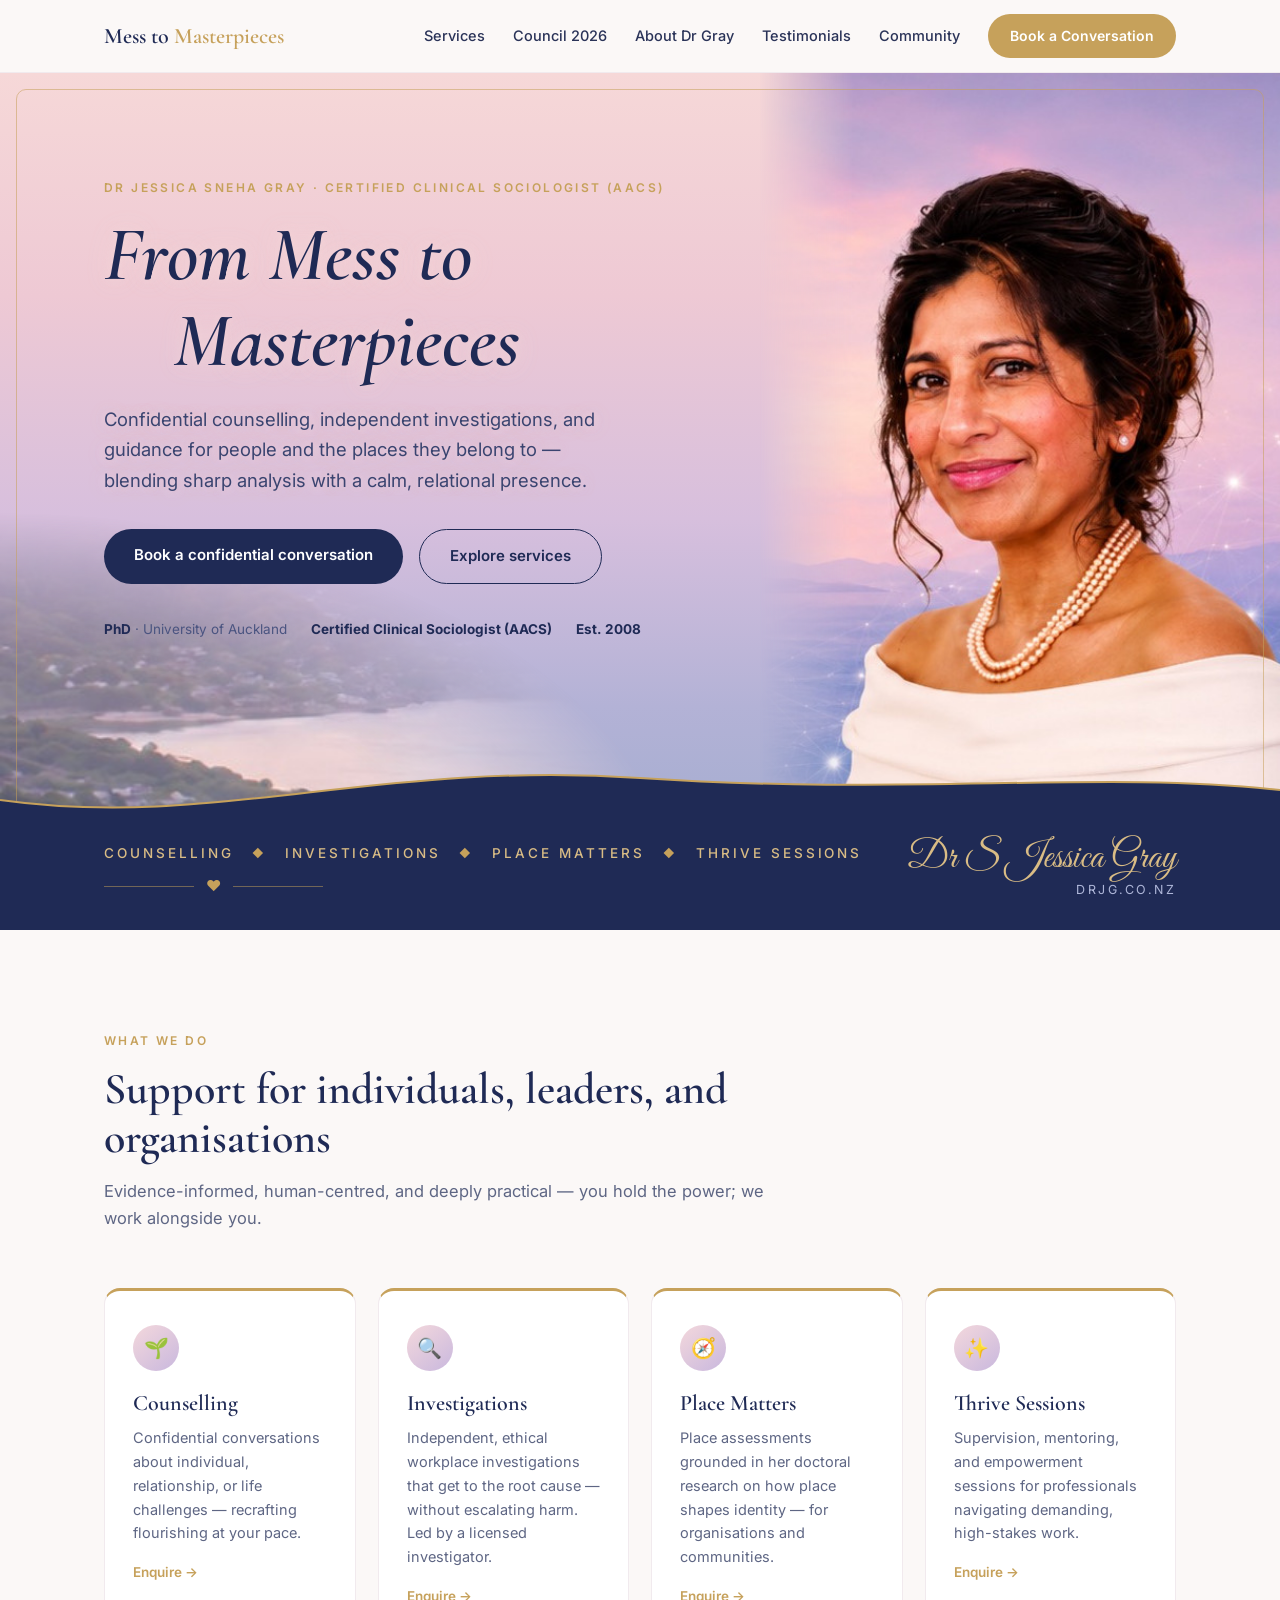
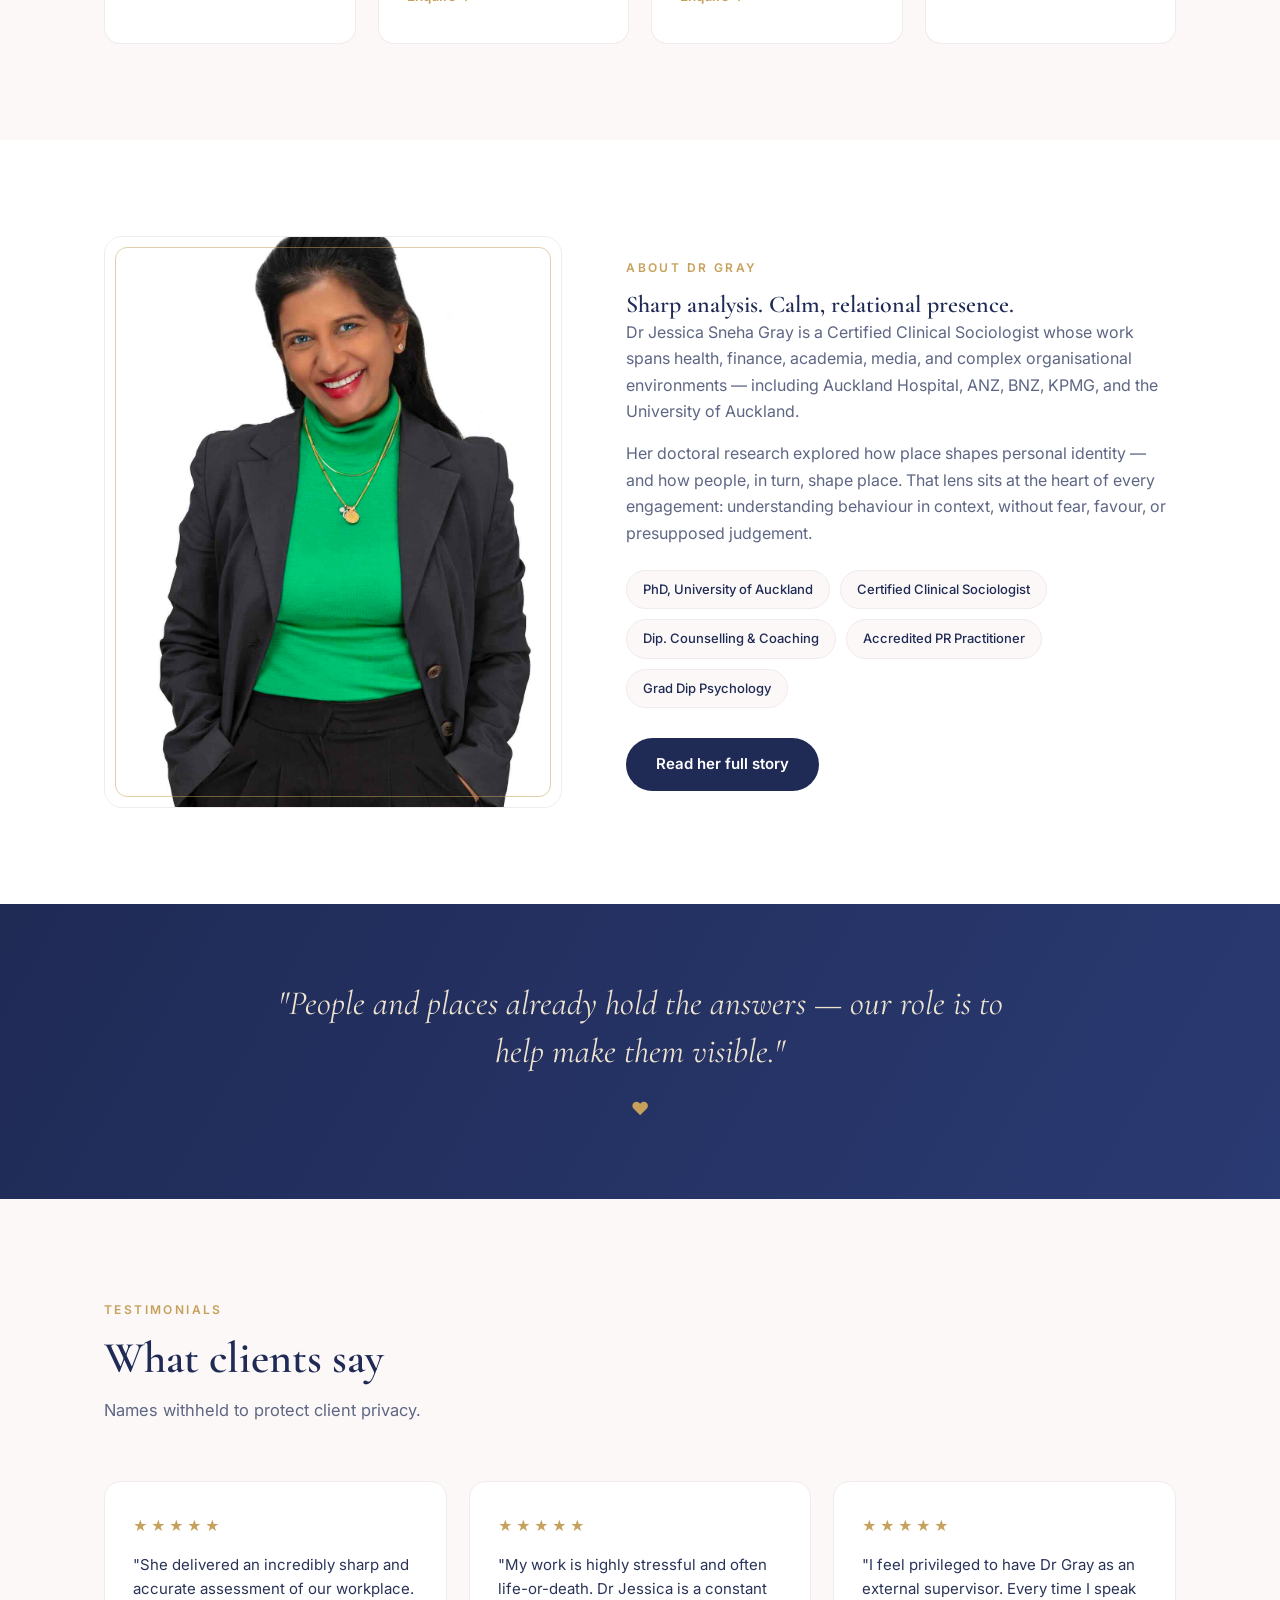
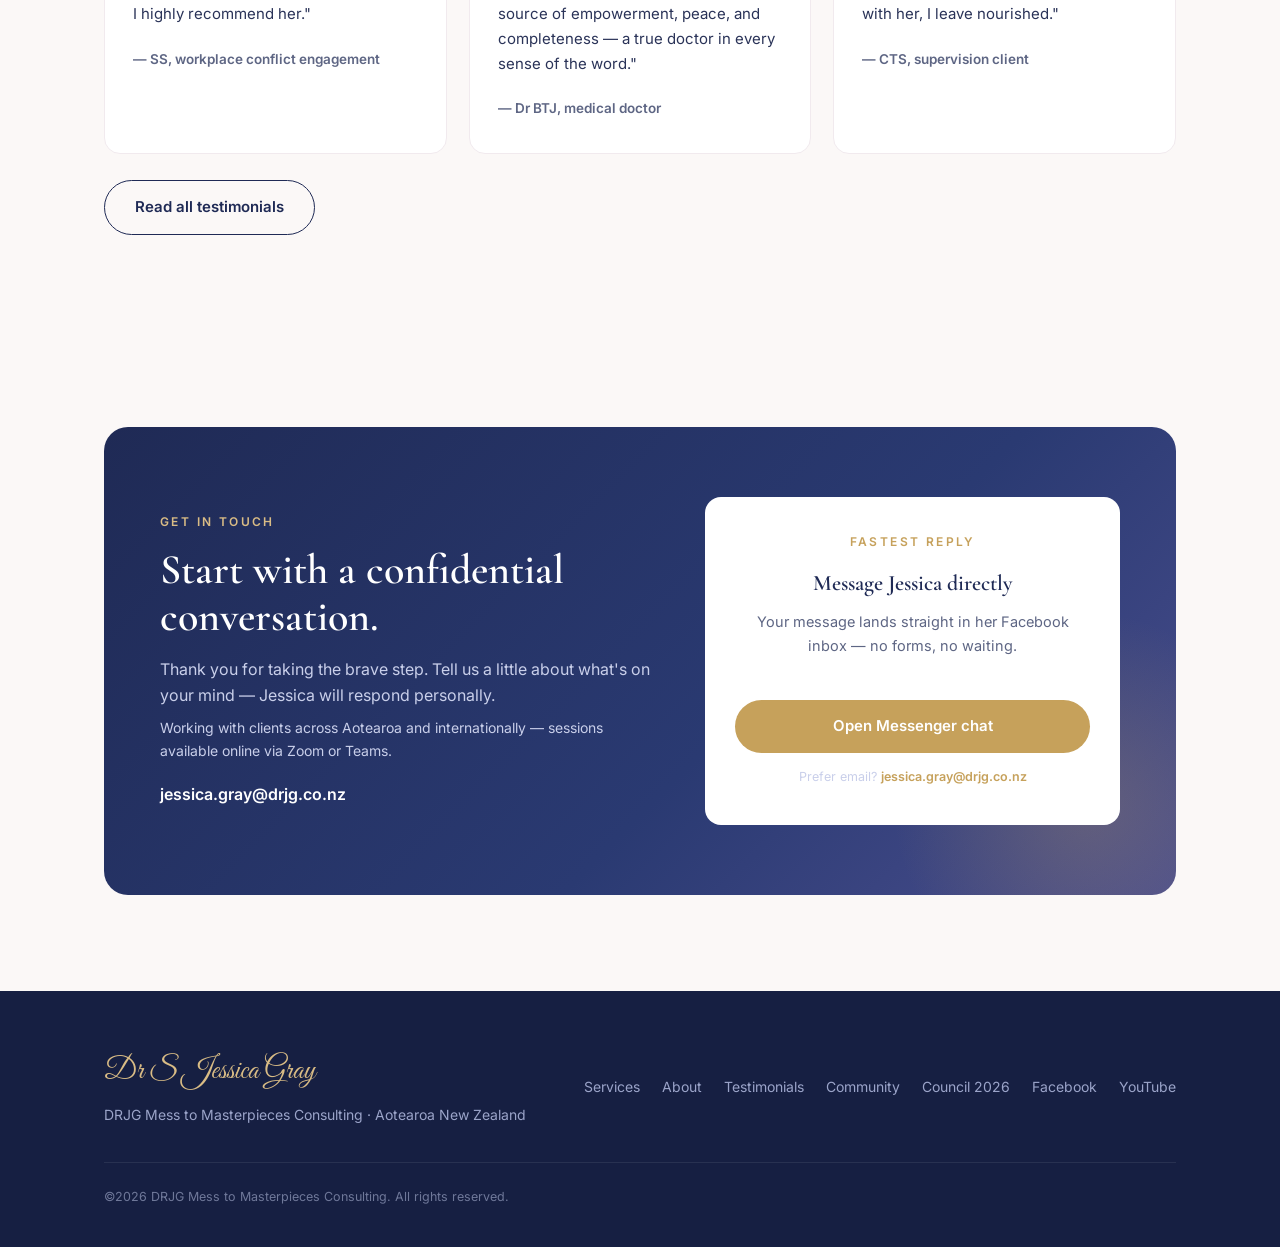
<file: index.html>
<!DOCTYPE html>
<html lang="en">
<head>
<meta charset="UTF-8">
<meta name="viewport" content="width=device-width, initial-scale=1">
<title>Home | Mess to Masterpieces Consulting</title>
<link rel="preconnect" href="https://fonts.googleapis.com">
<link href="https://fonts.googleapis.com/css2?family=Cormorant+Garamond:ital,wght@0,500;0,600;1,500;1,600&family=Great+Vibes&family=Inter:wght@400;500;600&display=swap" rel="stylesheet">
<link rel="stylesheet" href="styles.css">
</head>
<body>


<nav>
  <div class="wrap nav-inner">
    <a class="brand" href="index.html">Mess to <span>Masterpieces</span></a>
    <div class="nav-links">
      <a href="index.html#services">Services</a>
      <a href="council.html">Council 2026</a>
      <a href="about.html">About Dr Gray</a>
      <a href="testimonials.html">Testimonials</a>
      <a href="facebook.html">Community</a>
      <a href="contact.html" class="btn btn-gold">Book a Conversation</a>
    </div>
  </div>
</nav>

<header class="hero" id="top">
  <img class="hero-photo" alt="Dr Jessica Sneha Gray overlooking the coastline"
       src="hero.jpeg" onerror="this.onerror=null;this.src='https://static.wixstatic.com/media/b97ac8_6c691222dd1f4af3afeeedc856a43693~mv2.jpeg/v1/crop/x_915,y_42,w_495,h_815/hero.jpeg';">
  <img class="hero-scape" alt="" aria-hidden="true"
       src="scape.jpeg" onerror="this.onerror=null;this.src='https://static.wixstatic.com/media/b97ac8_4052257cc35f4941aa5996764e3e4240~mv2.jpeg/v1/crop/x_35,y_310,w_915,h_330/scape.jpeg';">
  <div class="gold-frame"></div>
  <div class="wrap">
    <div class="hero-inner">
      <span class="eyebrow">Dr Jessica Sneha Gray · Certified Clinical Sociologist (AACS)</span>
      <h1>From Mess to <span class="line2">Masterpieces</span></h1>
      <p class="lede">Confidential counselling, independent investigations, and guidance for people and the places they belong to — blending sharp analysis with a calm, relational presence.</p>
      <div class="hero-ctas">
        <a class="btn btn-navy" href="contact.html">Book a confidential conversation</a>
        <a class="btn btn-ghost" href="#services">Explore services</a>
      </div>
      <div class="hero-trust">
        <span><b>PhD</b> · University of Auckland</span>
        <span><b>Certified Clinical Sociologist (AACS)</b></span>
        <span><b>Est. 2008</b></span>
      </div>
    </div>
  </div>
  <div class="wave-band">
    <svg viewBox="0 0 1440 64" preserveAspectRatio="none" aria-hidden="true">
      <path d="M0,40 C240,70 420,0 720,18 C1020,36 1240,10 1440,30 L1440,64 L0,64 Z" fill="#1F2A55"/>
      <path d="M0,40 C240,70 420,0 720,18 C1020,36 1240,10 1440,30" fill="none" stroke="#C6A15B" stroke-width="2"/>
    </svg>
    <div class="band-body">
      <div class="wrap band-flex">
        <div>
          <div class="services-strip">
            <span>Counselling</span><span class="dot">◆</span>
            <span>Investigations</span><span class="dot">◆</span>
            <span>Place Matters</span><span class="dot">◆</span>
            <span>Thrive Sessions</span>
          </div>
          <div class="strip-rule"><span class="heart">♥</span></div>
        </div>
        <div class="signature">
          <div class="script">Dr S Jessica Gray</div>
          <div class="site">DRJG.CO.NZ</div>
        </div>
      </div>
    </div>
  </div>
</header>

<section id="services">
  <div class="wrap">
    <div class="sec-head">
      <span class="eyebrow">What we do</span>
      <h2>Support for individuals, leaders, and organisations</h2>
      <p>Evidence-informed, human-centred, and deeply practical — you hold the power; we work alongside you.</p>
    </div>
    <div class="grid-4">
      <div class="card">
        <div class="icon">🌱</div>
        <h3>Counselling</h3>
        <p>Confidential conversations about individual, relationship, or life challenges — recrafting flourishing at your pace.</p>
        <a href="contact.html">Enquire →</a>
      </div>
      <div class="card">
        <div class="icon">🔍</div>
        <h3>Investigations</h3>
        <p>Independent, ethical workplace investigations that get to the root cause — without escalating harm. Led by a licensed investigator.</p>
        <a href="contact.html">Enquire →</a>
      </div>
      <div class="card">
        <div class="icon">🧭</div>
        <h3>Place Matters</h3>
        <p>Place assessments grounded in her doctoral research on how place shapes identity — for organisations and communities.</p>
        <a href="contact.html">Enquire →</a>
      </div>
      <div class="card">
        <div class="icon">✨</div>
        <h3>Thrive Sessions</h3>
        <p>Supervision, mentoring, and empowerment sessions for professionals navigating demanding, high-stakes work.</p>
        <a href="contact.html">Enquire →</a>
      </div>
    </div>
  </div>
</section>

<section class="alt" id="about">
  <div class="wrap about-grid">
    <div class="portrait">
      <img alt="Dr Jessica Sneha Gray"
           src="jessica-studio.jpg" onerror="this.onerror=null;this.src='https://static.wixstatic.com/media/b97ac8_6c691222dd1f4af3afeeedc856a43693~mv2.jpeg/v1/crop/x_950,y_55,w_460,h_575/portrait.jpeg';">
    </div>
    <div>
      <span class="eyebrow">About Dr Gray</span>
      <h2>Sharp analysis. Calm, relational presence.</h2>
      <p>Dr Jessica Sneha Gray is a Certified Clinical Sociologist whose work spans health, finance, academia, media, and complex organisational environments — including Auckland Hospital, ANZ, BNZ, KPMG, and the University of Auckland.</p>
      <p>Her doctoral research explored how place shapes personal identity — and how people, in turn, shape place. That lens sits at the heart of every engagement: understanding behaviour in context, without fear, favour, or presupposed judgement.</p>
      <div class="chips">
        <span class="chip">PhD, University of Auckland</span>
        <span class="chip">Certified Clinical Sociologist</span>
        <span class="chip">Dip. Counselling &amp; Coaching</span>
        <span class="chip">Accredited PR Practitioner</span>
        <span class="chip">Grad Dip Psychology</span>
      </div>
      <a class="btn btn-navy" href="about.html">Read her full story</a>
    </div>
  </div>
</section>

<div class="quote-band">
  <div class="wrap">
    <blockquote>"People and places already hold the answers — our role is to help make them visible."</blockquote>
    <span class="heart">♥</span>
  </div>
</div>

<section id="testimonials">
  <div class="wrap">
    <div class="sec-head">
      <span class="eyebrow">Testimonials</span>
      <h2>What clients say</h2>
      <p>Names withheld to protect client privacy.</p>
    </div>
    <div class="t-grid">
      <div class="t-card">
        <div class="stars">★★★★★</div>
        <p>"She delivered an incredibly sharp and accurate assessment of our workplace. I highly recommend her."</p>
        <cite>— SS, workplace conflict engagement</cite>
      </div>
      <div class="t-card">
        <div class="stars">★★★★★</div>
        <p>"My work is highly stressful and often life-or-death. Dr Jessica is a constant source of empowerment, peace, and completeness — a true doctor in every sense of the word."</p>
        <cite>— Dr BTJ, medical doctor</cite>
      </div>
      <div class="t-card">
        <div class="stars">★★★★★</div>
        <p>"I feel privileged to have Dr Gray as an external supervisor. Every time I speak with her, I leave nourished."</p>
        <cite>— CTS, supervision client</cite>
      </div>
    </div>
    <p style="margin-top:26px"><a class="btn btn-ghost" href="testimonials.html">Read all testimonials</a></p>
  </div>
</section>


<section id="contact">
  <div class="wrap">
    <div class="contact-band">
      <div>
        <span class="eyebrow" style="color:var(--gold-soft)">Get in touch</span>
        <h2>Start with a confidential conversation.</h2>
        <p>Thank you for taking the brave step. Tell us a little about what's on your mind — Jessica will respond personally.</p>
        <p style="font-size:14px;color:#C9CFEA">Working with clients across Aotearoa and internationally — sessions available online via Zoom or Teams.</p>
        <p style="margin-top:18px;font-weight:600;color:#fff">jessica.gray@drjg.co.nz</p>
      </div>
      <div class="mini-form" style="text-align:center">
        <span class="eyebrow">Fastest reply</span>
        <h3 style="font-size:22px;margin:6px 0 14px">Message Jessica directly</h3>
        <p style="font-size:14.5px;color:var(--muted);margin-bottom:22px">Your message lands straight in her Facebook inbox — no forms, no waiting.</p>
        <a class="btn btn-gold" style="width:100%;text-align:center" href="https://m.me/Messtomasterpiecesconsulting" target="_blank" rel="noopener">Open Messenger chat</a>
        <p class="form-note" style="text-align:center">Prefer email? <a href="mailto:jessica.gray@drjg.co.nz" style="color:var(--gold);font-weight:600">jessica.gray@drjg.co.nz</a></p>
      </div>
    </div>
  </div>
</section>

<footer>
  <div class="wrap">
    <div class="f-grid">
      <div>
        <div class="f-script">Dr S Jessica Gray</div>
        <div style="margin-top:6px">DRJG Mess to Masterpieces Consulting · Aotearoa New Zealand</div>
      </div>
      <div class="f-links">
        <a href="index.html#services">Services</a>
        <a href="about.html">About</a>
        <a href="testimonials.html">Testimonials</a>
        <a href="facebook.html">Community</a>
        <a href="council.html">Council 2026</a>
        <a href="https://www.facebook.com/Messtomasterpiecesconsulting">Facebook</a>
        <a href="https://www.youtube.com/@drjessicagray">YouTube</a>
      </div>
    </div>
    <div class="f-bottom">©2026 DRJG Mess to Masterpieces Consulting. All rights reserved.</div>
  </div>
</footer>

</body>
</html>
</file>
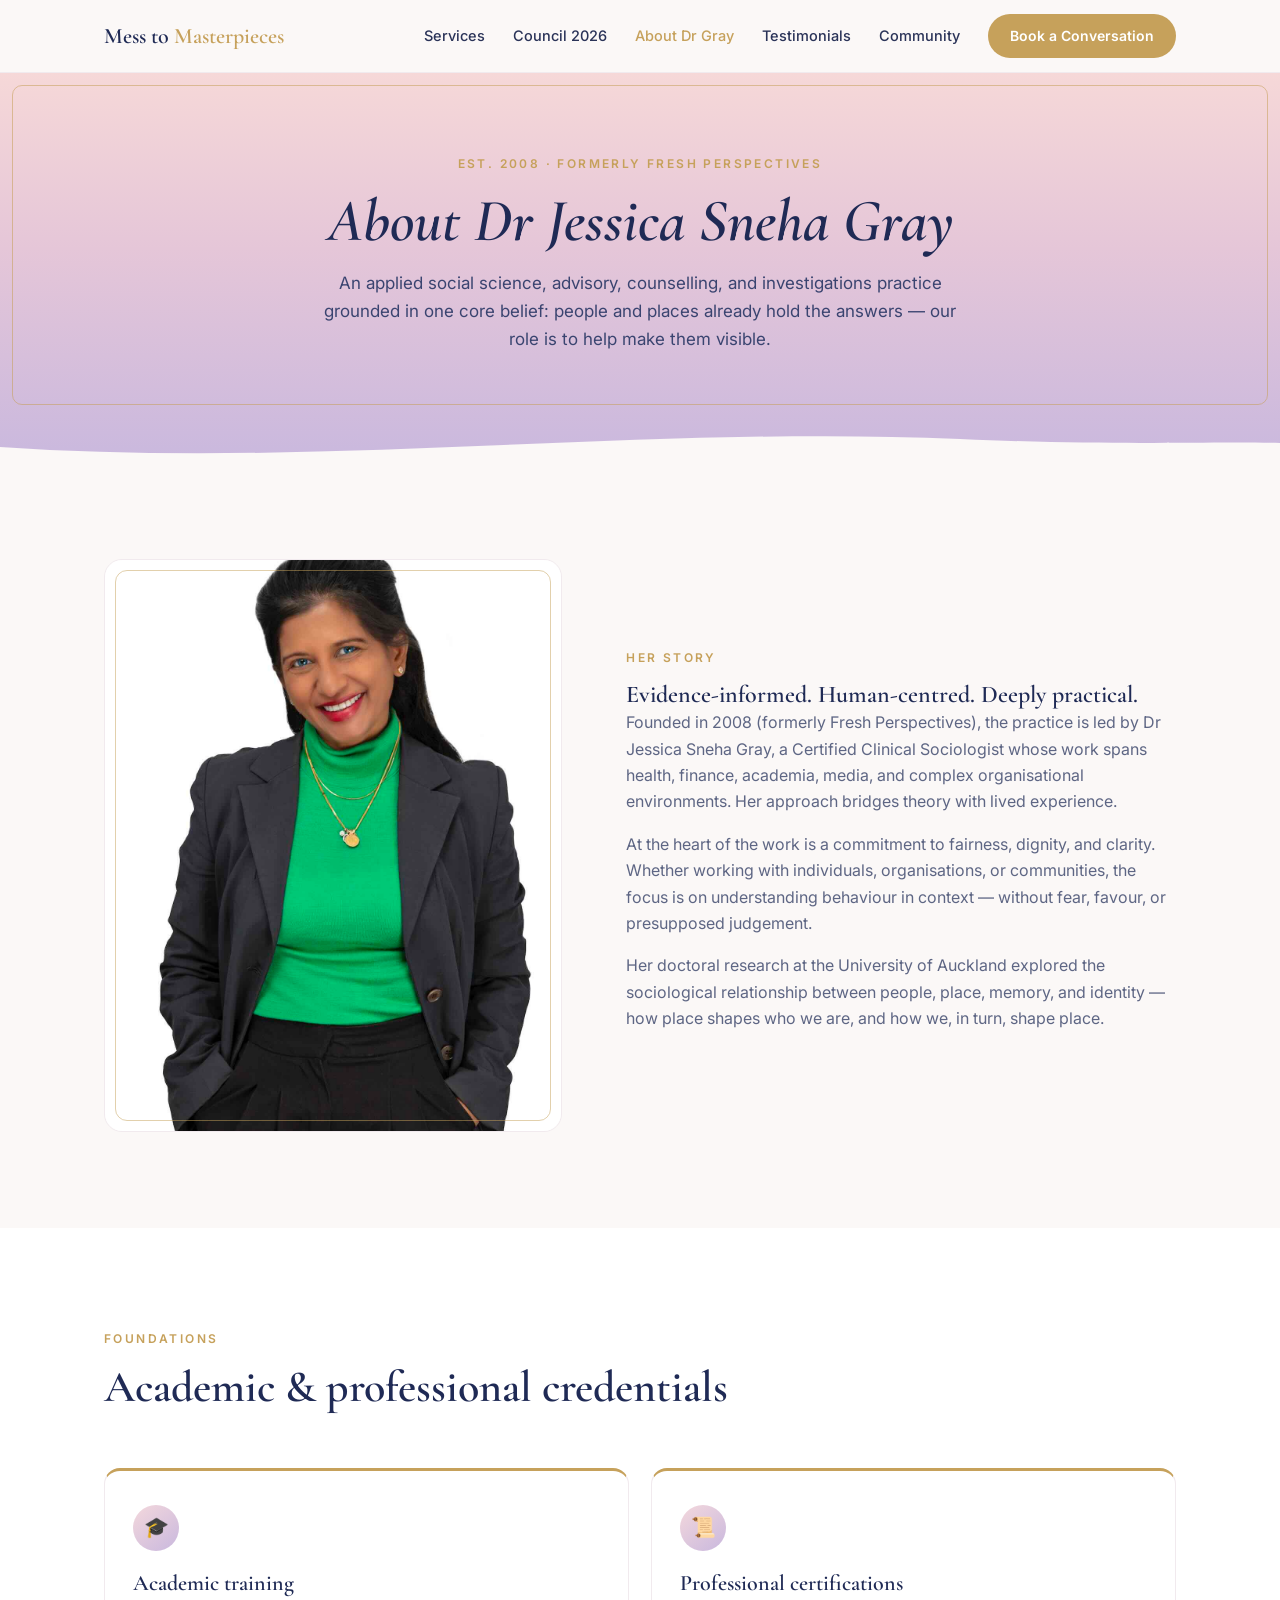
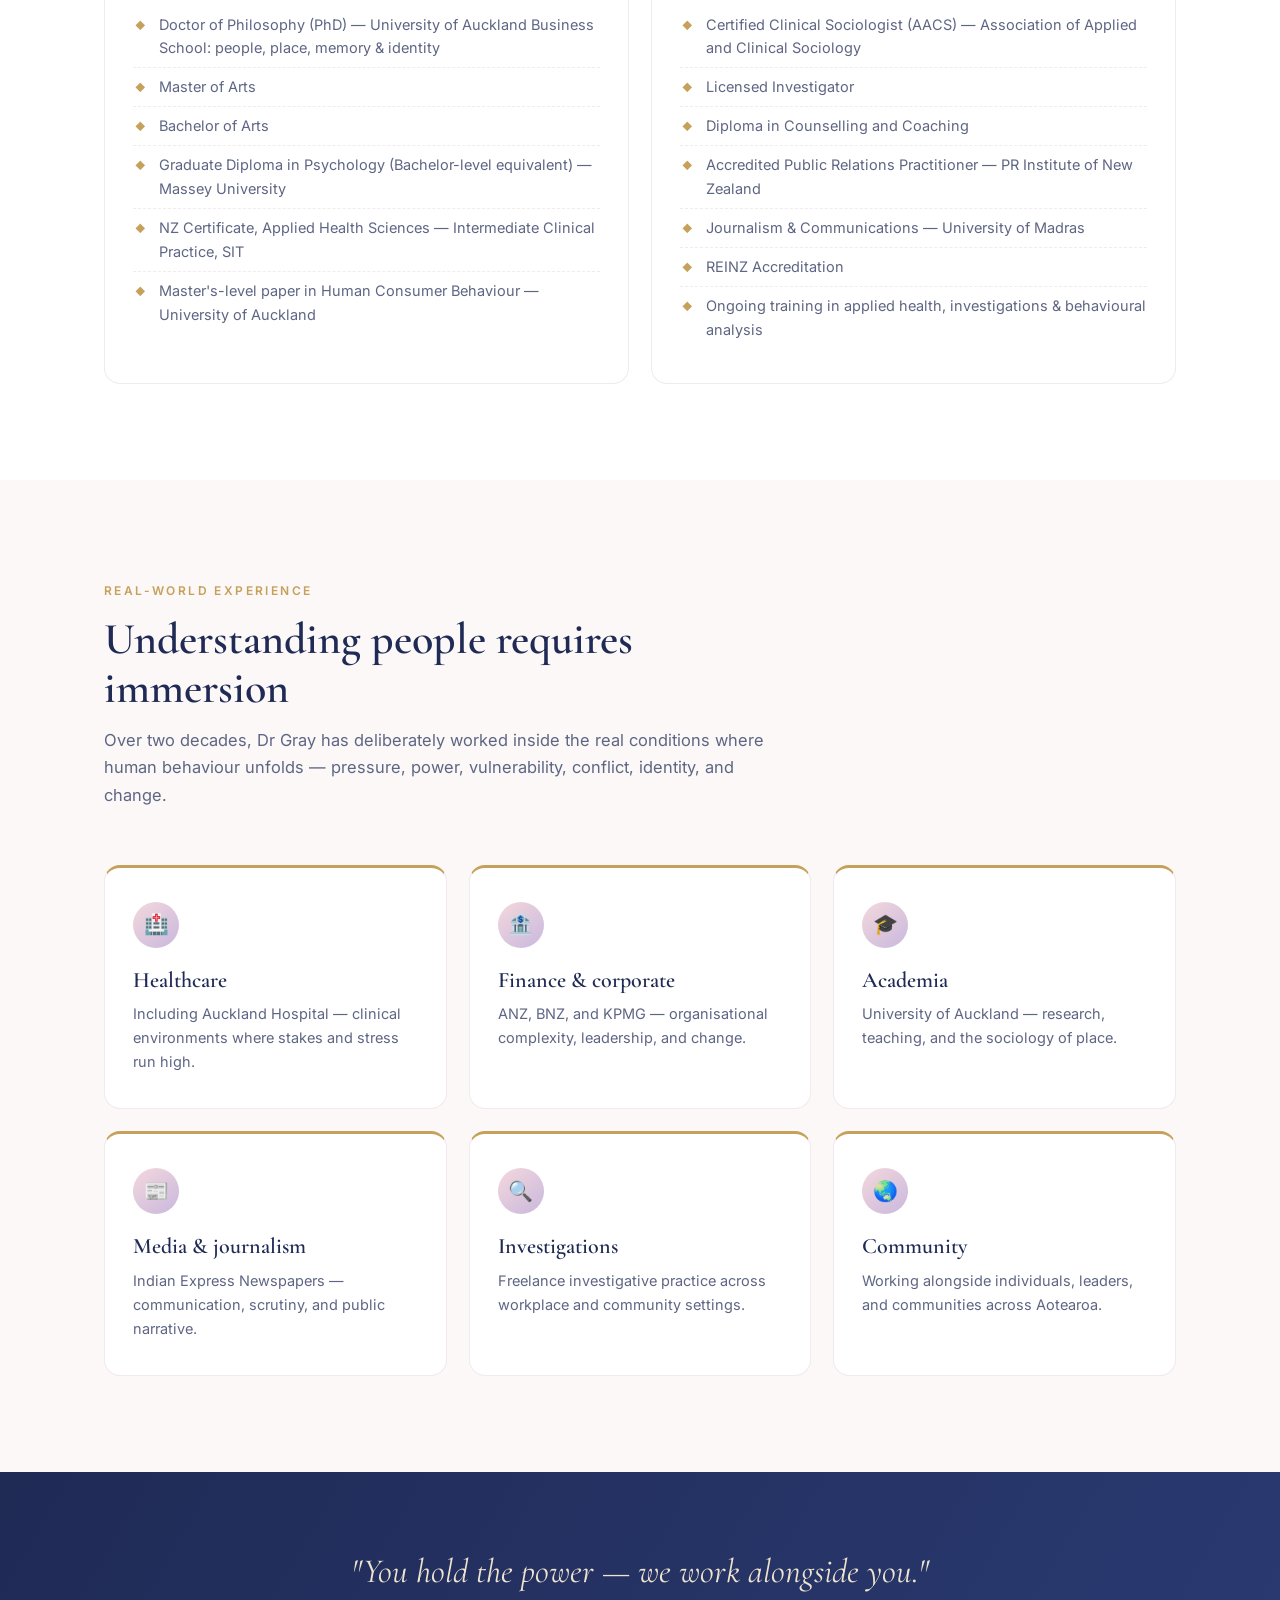
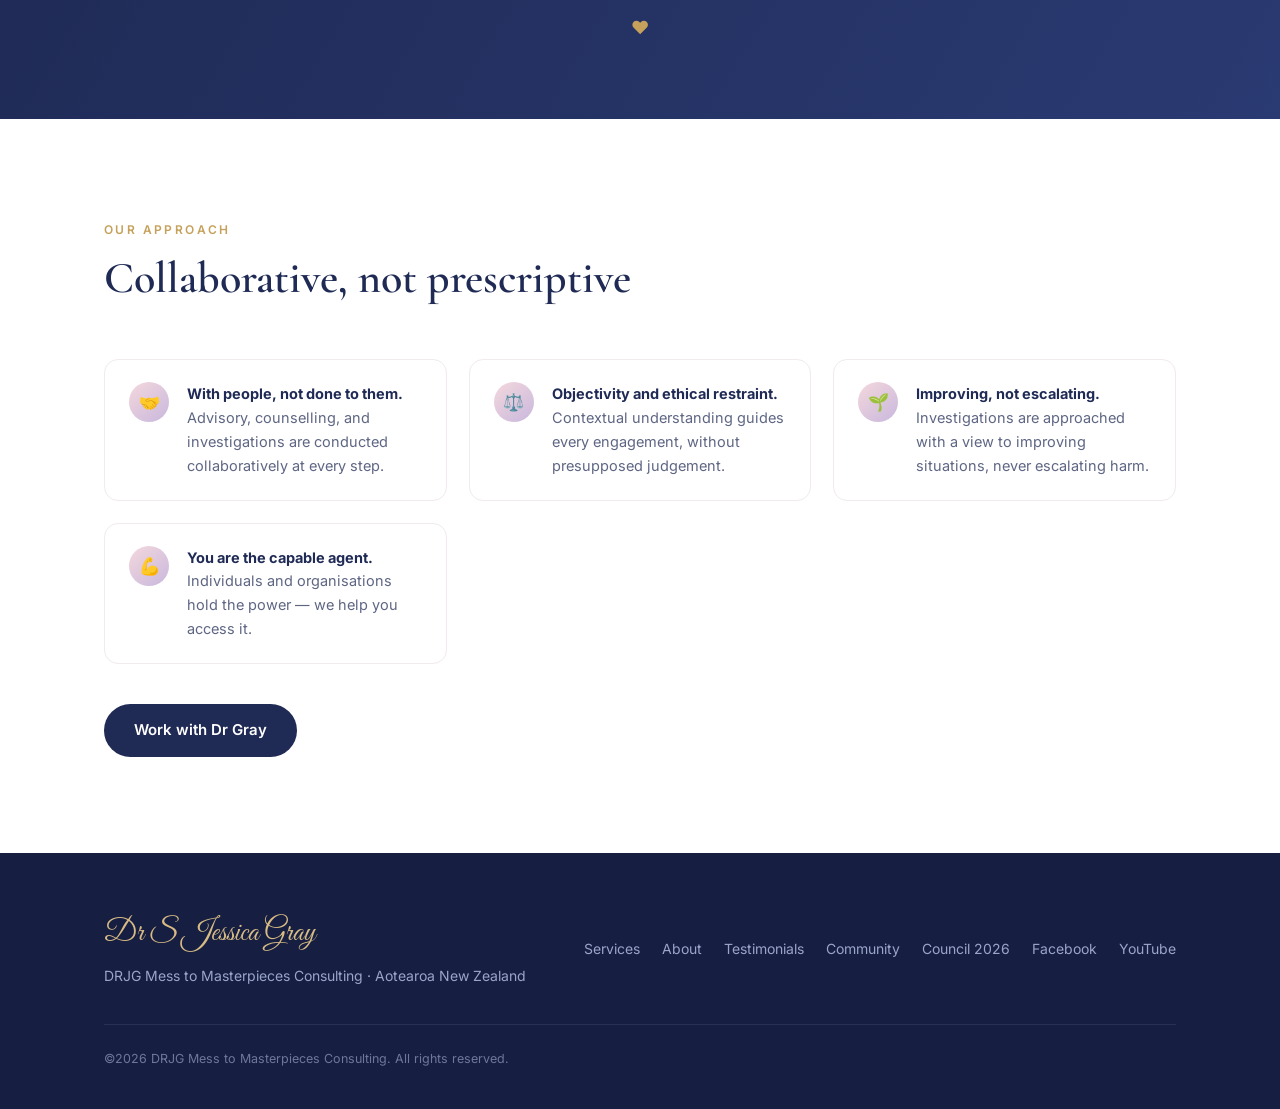
<file: about.html>
<!DOCTYPE html>
<html lang="en">
<head>
<meta charset="UTF-8">
<meta name="viewport" content="width=device-width, initial-scale=1">
<title>About | Mess to Masterpieces Consulting</title>
<link rel="preconnect" href="https://fonts.googleapis.com">
<link href="https://fonts.googleapis.com/css2?family=Cormorant+Garamond:ital,wght@0,500;0,600;1,500;1,600&family=Great+Vibes&family=Inter:wght@400;500;600&display=swap" rel="stylesheet">
<link rel="stylesheet" href="styles.css">
</head>
<body>


<nav>
  <div class="wrap nav-inner">
    <a class="brand" href="index.html">Mess to <span>Masterpieces</span></a>
    <div class="nav-links">
      <a href="index.html#services">Services</a>
      <a href="council.html">Council 2026</a>
      <a href="about.html" class="active">About Dr Gray</a>
      <a href="testimonials.html">Testimonials</a>
      <a href="facebook.html">Community</a>
      <a href="contact.html" class="btn btn-gold">Book a Conversation</a>
    </div>
  </div>
</nav>

<header class="page-hero">
  <div class="gold-frame"></div>
  <div class="wrap">
    <span class="eyebrow">Est. 2008 · Formerly Fresh Perspectives</span>
    <h1>About Dr Jessica Sneha Gray</h1>
    <p>An applied social science, advisory, counselling, and investigations practice grounded in one core belief: people and places already hold the answers — our role is to help make them visible.</p>
  </div>
  <div class="pw"><svg viewBox="0 0 1440 44" preserveAspectRatio="none"><path d="M0,26 C360,48 720,4 1080,18 C1260,25 1360,20 1440,22 L1440,44 L0,44 Z" fill="#FBF8F7"/></svg></div>
</header>

<section>
  <div class="wrap about-grid">
    <div class="portrait">
      <img alt="Dr Jessica Sneha Gray"
           src="jessica-studio.jpg" onerror="this.onerror=null;this.src='https://static.wixstatic.com/media/b97ac8_6c691222dd1f4af3afeeedc856a43693~mv2.jpeg/v1/crop/x_950,y_55,w_460,h_575/portrait.jpeg';">
    </div>
    <div>
      <span class="eyebrow">Her story</span>
      <h2>Evidence-informed. Human-centred. Deeply practical.</h2>
      <p>Founded in 2008 (formerly Fresh Perspectives), the practice is led by Dr Jessica Sneha Gray, a Certified Clinical Sociologist whose work spans health, finance, academia, media, and complex organisational environments. Her approach bridges theory with lived experience.</p>
      <p>At the heart of the work is a commitment to fairness, dignity, and clarity. Whether working with individuals, organisations, or communities, the focus is on understanding behaviour in context — without fear, favour, or presupposed judgement.</p>
      <p>Her doctoral research at the University of Auckland explored the sociological relationship between people, place, memory, and identity — how place shapes who we are, and how we, in turn, shape place.</p>
    </div>
  </div>
</section>

<section class="alt">
  <div class="wrap">
    <div class="sec-head">
      <span class="eyebrow">Foundations</span>
      <h2>Academic &amp; professional credentials</h2>
    </div>
    <div class="grid-2">
      <div class="card">
        <div class="icon">🎓</div>
        <h3>Academic training</h3>
        <ul>
          <li>Doctor of Philosophy (PhD) — University of Auckland Business School: people, place, memory &amp; identity</li>
          <li>Master of Arts</li>
          <li>Bachelor of Arts</li>
          <li>Graduate Diploma in Psychology (Bachelor-level equivalent) — Massey University</li>
          <li>NZ Certificate, Applied Health Sciences — Intermediate Clinical Practice, SIT</li>
          <li>Master's-level paper in Human Consumer Behaviour — University of Auckland</li>
        </ul>
      </div>
      <div class="card">
        <div class="icon">📜</div>
        <h3>Professional certifications</h3>
        <ul>
          <li>Certified Clinical Sociologist (AACS) — Association of Applied and Clinical Sociology</li>
          <li>Licensed Investigator</li>
          <li>Diploma in Counselling and Coaching</li>
          <li>Accredited Public Relations Practitioner — PR Institute of New Zealand</li>
          <li>Journalism &amp; Communications — University of Madras</li>
          <li>REINZ Accreditation</li>
          <li>Ongoing training in applied health, investigations &amp; behavioural analysis</li>
        </ul>
      </div>
    </div>
  </div>
</section>

<section>
  <div class="wrap">
    <div class="sec-head">
      <span class="eyebrow">Real-world experience</span>
      <h2>Understanding people requires immersion</h2>
      <p>Over two decades, Dr Gray has deliberately worked inside the real conditions where human behaviour unfolds — pressure, power, vulnerability, conflict, identity, and change.</p>
    </div>
    <div class="grid-3">
      <div class="card"><div class="icon">🏥</div><h3>Healthcare</h3><p>Including Auckland Hospital — clinical environments where stakes and stress run high.</p></div>
      <div class="card"><div class="icon">🏦</div><h3>Finance &amp; corporate</h3><p>ANZ, BNZ, and KPMG — organisational complexity, leadership, and change.</p></div>
      <div class="card"><div class="icon">🎓</div><h3>Academia</h3><p>University of Auckland — research, teaching, and the sociology of place.</p></div>
      <div class="card"><div class="icon">📰</div><h3>Media &amp; journalism</h3><p>Indian Express Newspapers — communication, scrutiny, and public narrative.</p></div>
      <div class="card"><div class="icon">🔍</div><h3>Investigations</h3><p>Freelance investigative practice across workplace and community settings.</p></div>
      <div class="card"><div class="icon">🌏</div><h3>Community</h3><p>Working alongside individuals, leaders, and communities across Aotearoa.</p></div>
    </div>
  </div>
</section>

<div class="quote-band">
  <div class="wrap">
    <blockquote>"You hold the power — we work alongside you."</blockquote>
    <span class="heart">♥</span>
  </div>
</div>

<section class="alt">
  <div class="wrap">
    <div class="sec-head">
      <span class="eyebrow">Our approach</span>
      <h2>Collaborative, not prescriptive</h2>
    </div>
    <div class="grid-2">
      <div class="feature"><div class="fi">🤝</div><p><b>With people, not done to them.</b> Advisory, counselling, and investigations are conducted collaboratively at every step.</p></div>
      <div class="feature"><div class="fi">⚖️</div><p><b>Objectivity and ethical restraint.</b> Contextual understanding guides every engagement, without presupposed judgement.</p></div>
      <div class="feature"><div class="fi">🌱</div><p><b>Improving, not escalating.</b> Investigations are approached with a view to improving situations, never escalating harm.</p></div>
      <div class="feature"><div class="fi">💪</div><p><b>You are the capable agent.</b> Individuals and organisations hold the power — we help you access it.</p></div>
    </div>
    <p style="margin-top:40px"><a class="btn btn-navy" href="contact.html">Work with Dr Gray</a></p>
  </div>
</section>

<footer>
  <div class="wrap">
    <div class="f-grid">
      <div>
        <div class="f-script">Dr S Jessica Gray</div>
        <div style="margin-top:6px">DRJG Mess to Masterpieces Consulting · Aotearoa New Zealand</div>
      </div>
      <div class="f-links">
        <a href="index.html#services">Services</a>
        <a href="about.html">About</a>
        <a href="testimonials.html">Testimonials</a>
        <a href="facebook.html">Community</a>
        <a href="council.html">Council 2026</a>
        <a href="https://www.facebook.com/Messtomasterpiecesconsulting">Facebook</a>
        <a href="https://www.youtube.com/@drjessicagray">YouTube</a>
      </div>
    </div>
    <div class="f-bottom">©2026 DRJG Mess to Masterpieces Consulting. All rights reserved.</div>
  </div>
</footer>

</body>
</html>
</file>
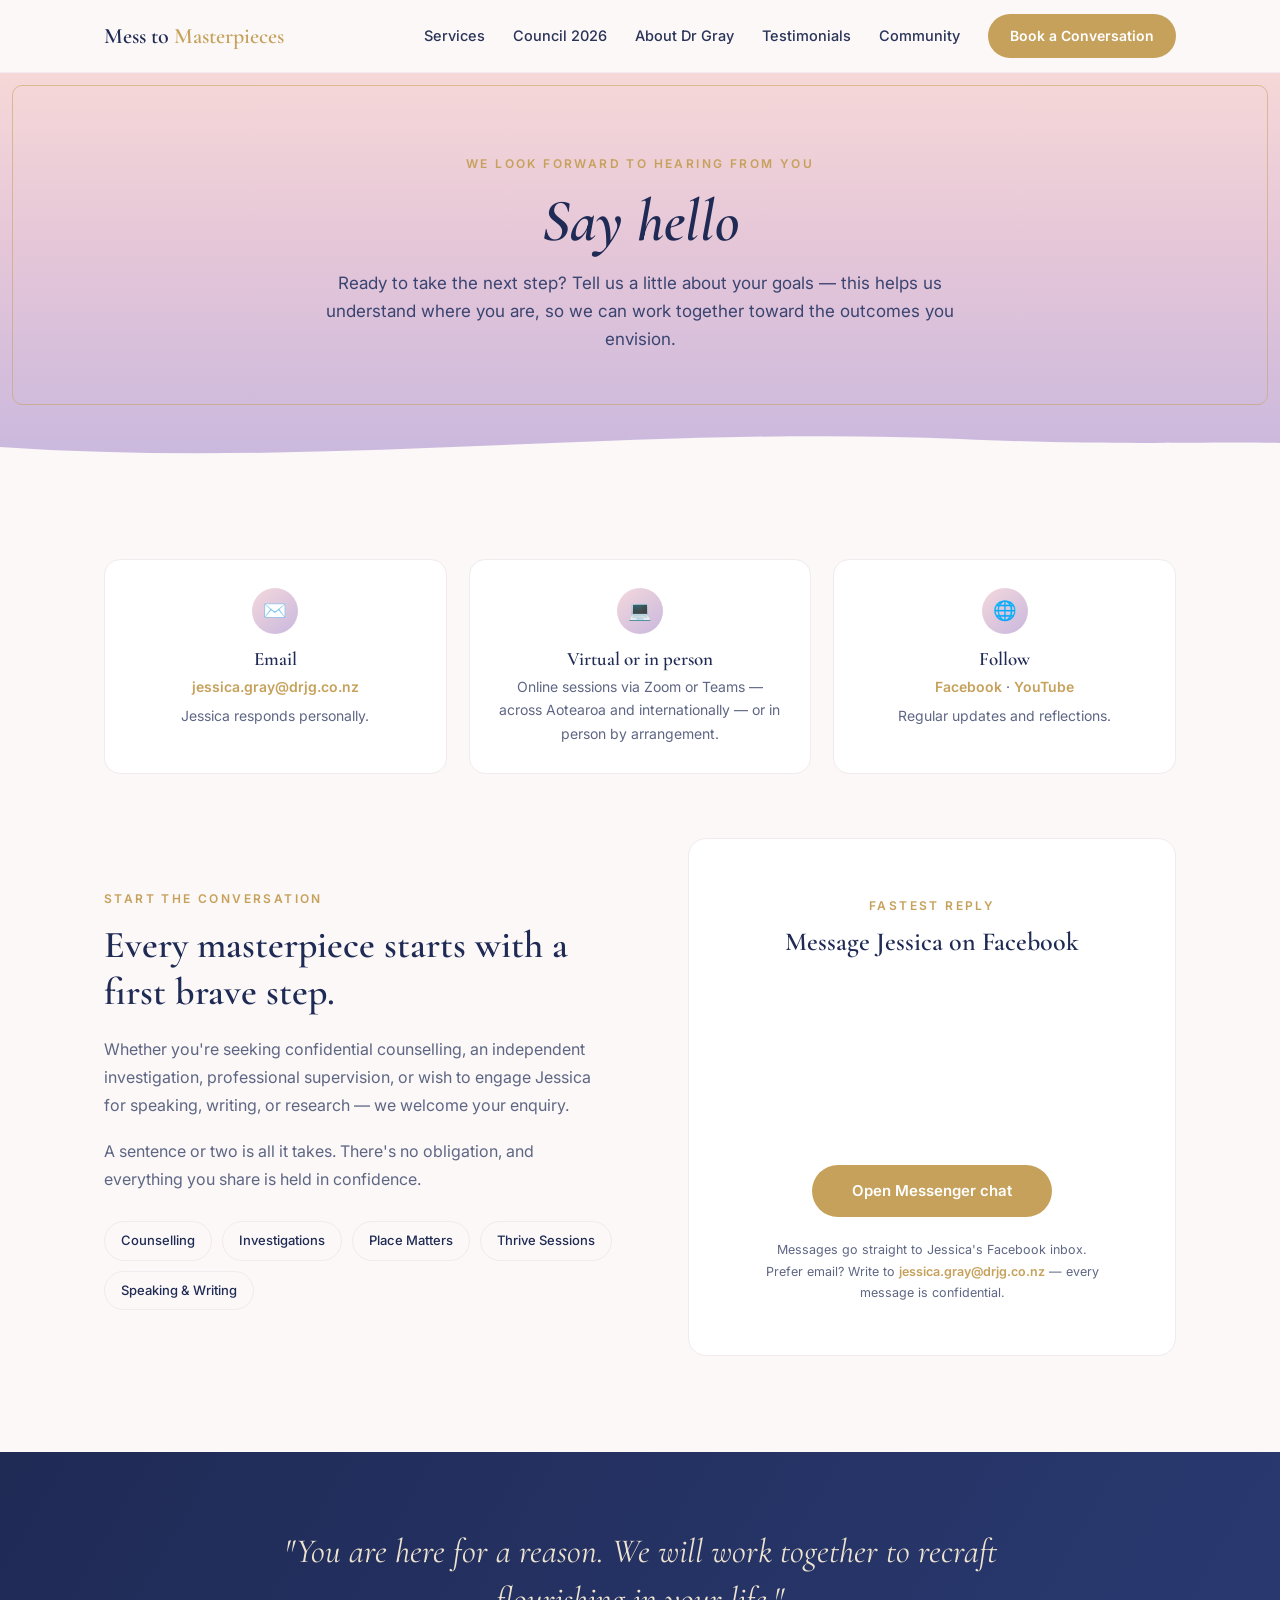
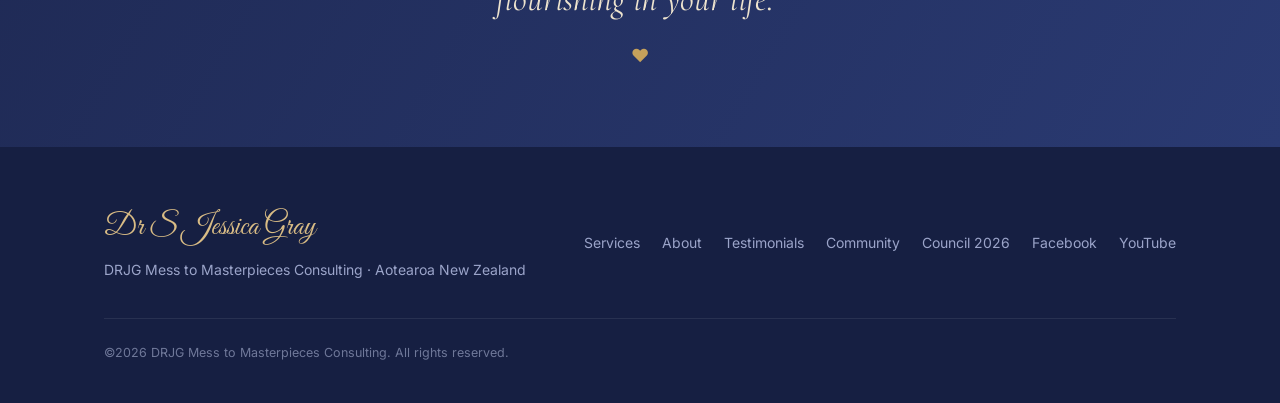
<file: contact.html>
<!DOCTYPE html>
<html lang="en">
<head>
<meta charset="UTF-8">
<meta name="viewport" content="width=device-width, initial-scale=1">
<title>Connect | Mess to Masterpieces Consulting</title>
<link rel="preconnect" href="https://fonts.googleapis.com">
<link href="https://fonts.googleapis.com/css2?family=Cormorant+Garamond:ital,wght@0,500;0,600;1,500;1,600&family=Great+Vibes&family=Inter:wght@400;500;600&display=swap" rel="stylesheet">
<link rel="stylesheet" href="styles.css">
<style>
.connect-grid{display:grid;grid-template-columns:1.05fr 1fr;gap:72px;align-items:center}
@media(max-width:880px){.connect-grid{grid-template-columns:1fr;gap:44px}}
.connect-grid h2{font-size:clamp(28px,3vw,38px);line-height:1.22;margin-bottom:20px}
.connect-grid .prose p{font-size:16px;line-height:1.75;margin-bottom:18px}
.connect-grid .chips{margin:28px 0 0}
.fb-panel{padding:52px 46px;text-align:center}
.fb-panel .eyebrow{margin-bottom:12px}
.fb-panel h3{font-size:26px;margin-bottom:26px}
.fb-panel .fb-card{display:flex;justify-content:center;margin-bottom:28px}
.fb-panel .btn{min-width:240px}
.fb-panel .form-note{margin-top:22px;line-height:1.7;max-width:340px;margin-left:auto;margin-right:auto}
</style>
</head>
<body>


<nav>
  <div class="wrap nav-inner">
    <a class="brand" href="index.html">Mess to <span>Masterpieces</span></a>
    <div class="nav-links">
      <a href="index.html#services">Services</a>
      <a href="council.html">Council 2026</a>
      <a href="about.html">About Dr Gray</a>
      <a href="testimonials.html">Testimonials</a>
      <a href="facebook.html">Community</a>
      <a href="contact.html" class="btn btn-gold active">Book a Conversation</a>
    </div>
  </div>
</nav>

<header class="page-hero">
  <div class="gold-frame"></div>
  <div class="wrap">
    <span class="eyebrow">We look forward to hearing from you</span>
    <h1>Say hello</h1>
    <p>Ready to take the next step? Tell us a little about your goals — this helps us understand where you are, so we can work together toward the outcomes you envision.</p>
  </div>
  <div class="pw"><svg viewBox="0 0 1440 44" preserveAspectRatio="none"><path d="M0,26 C360,48 720,4 1080,18 C1260,25 1360,20 1440,22 L1440,44 L0,44 Z" fill="#FBF8F7"/></svg></div>
</header>

<section>
  <div class="wrap">
    <div class="grid-3" style="margin-bottom:64px">
      <div class="info-tile">
        <div class="icon">✉️</div>
        <h3>Email</h3>
        <p><a href="mailto:jessica.gray@drjg.co.nz">jessica.gray@drjg.co.nz</a></p>
        <p style="margin-top:6px">Jessica responds personally.</p>
      </div>
      <div class="info-tile">
        <div class="icon">💻</div>
        <h3>Virtual or in person</h3>
        <p>Online sessions via Zoom or Teams — across Aotearoa and internationally — or in person by arrangement.</p>
      </div>
      <div class="info-tile">
        <div class="icon">🌐</div>
        <h3>Follow</h3>
        <p><a href="https://www.facebook.com/Messtomasterpiecesconsulting">Facebook</a> · <a href="https://www.youtube.com/@drjessicagray">YouTube</a></p>
        <p style="margin-top:6px">Regular updates and reflections.</p>
      </div>
    </div>

    <div class="connect-grid">
      <div>
        <span class="eyebrow">Start the conversation</span>
        <h2>Every masterpiece starts with a first brave step.</h2>
        <div class="prose">
          <p>Whether you're seeking confidential counselling, an independent investigation, professional supervision, or wish to engage Jessica for speaking, writing, or research — we welcome your enquiry.</p>
          <p>A sentence or two is all it takes. There's no obligation, and everything you share is held in confidence.</p>
        </div>
        <div class="chips">
          <span class="chip">Counselling</span>
          <span class="chip">Investigations</span>
          <span class="chip">Place Matters</span>
          <span class="chip">Thrive Sessions</span>
          <span class="chip">Speaking &amp; Writing</span>
        </div>
      </div>
      <div class="form-panel fb-panel">
        <span class="eyebrow">Fastest reply</span>
        <h3>Message Jessica on Facebook</h3>
        <div class="fb-card">
          <iframe
            src="https://www.facebook.com/plugins/page.php?href=https%3A%2F%2Fwww.facebook.com%2FMesstomasterpiecesconsulting&tabs=&width=340&height=130&small_header=true&adapt_container_width=true&hide_cover=false&show_facepile=false"
            width="340" height="130" style="border:none;overflow:hidden;border-radius:10px" scrolling="no" allow="encrypted-media"
            title="Mess to Masterpieces Consulting on Facebook"></iframe>
        </div>
        <p><a class="btn btn-gold" href="https://m.me/Messtomasterpiecesconsulting" target="_blank" rel="noopener">Open Messenger chat</a></p>
        <p class="form-note">Messages go straight to Jessica's Facebook inbox. Prefer email? Write to <a href="mailto:jessica.gray@drjg.co.nz" style="color:var(--gold);font-weight:600">jessica.gray@drjg.co.nz</a> — every message is confidential.</p>
      </div>
    </div>
  </div>
</section>

<div class="quote-band">
  <div class="wrap">
    <blockquote>"You are here for a reason. We will work together to recraft flourishing in your life."</blockquote>
    <span class="heart">♥</span>
  </div>
</div>

<footer>
  <div class="wrap">
    <div class="f-grid">
      <div>
        <div class="f-script">Dr S Jessica Gray</div>
        <div style="margin-top:6px">DRJG Mess to Masterpieces Consulting · Aotearoa New Zealand</div>
      </div>
      <div class="f-links">
        <a href="index.html#services">Services</a>
        <a href="about.html">About</a>
        <a href="testimonials.html">Testimonials</a>
        <a href="facebook.html">Community</a>
        <a href="council.html">Council 2026</a>
        <a href="https://www.facebook.com/Messtomasterpiecesconsulting">Facebook</a>
        <a href="https://www.youtube.com/@drjessicagray">YouTube</a>
      </div>
    </div>
    <div class="f-bottom">©2026 DRJG Mess to Masterpieces Consulting. All rights reserved.</div>
  </div>
</footer>

</body>
</html>
</file>
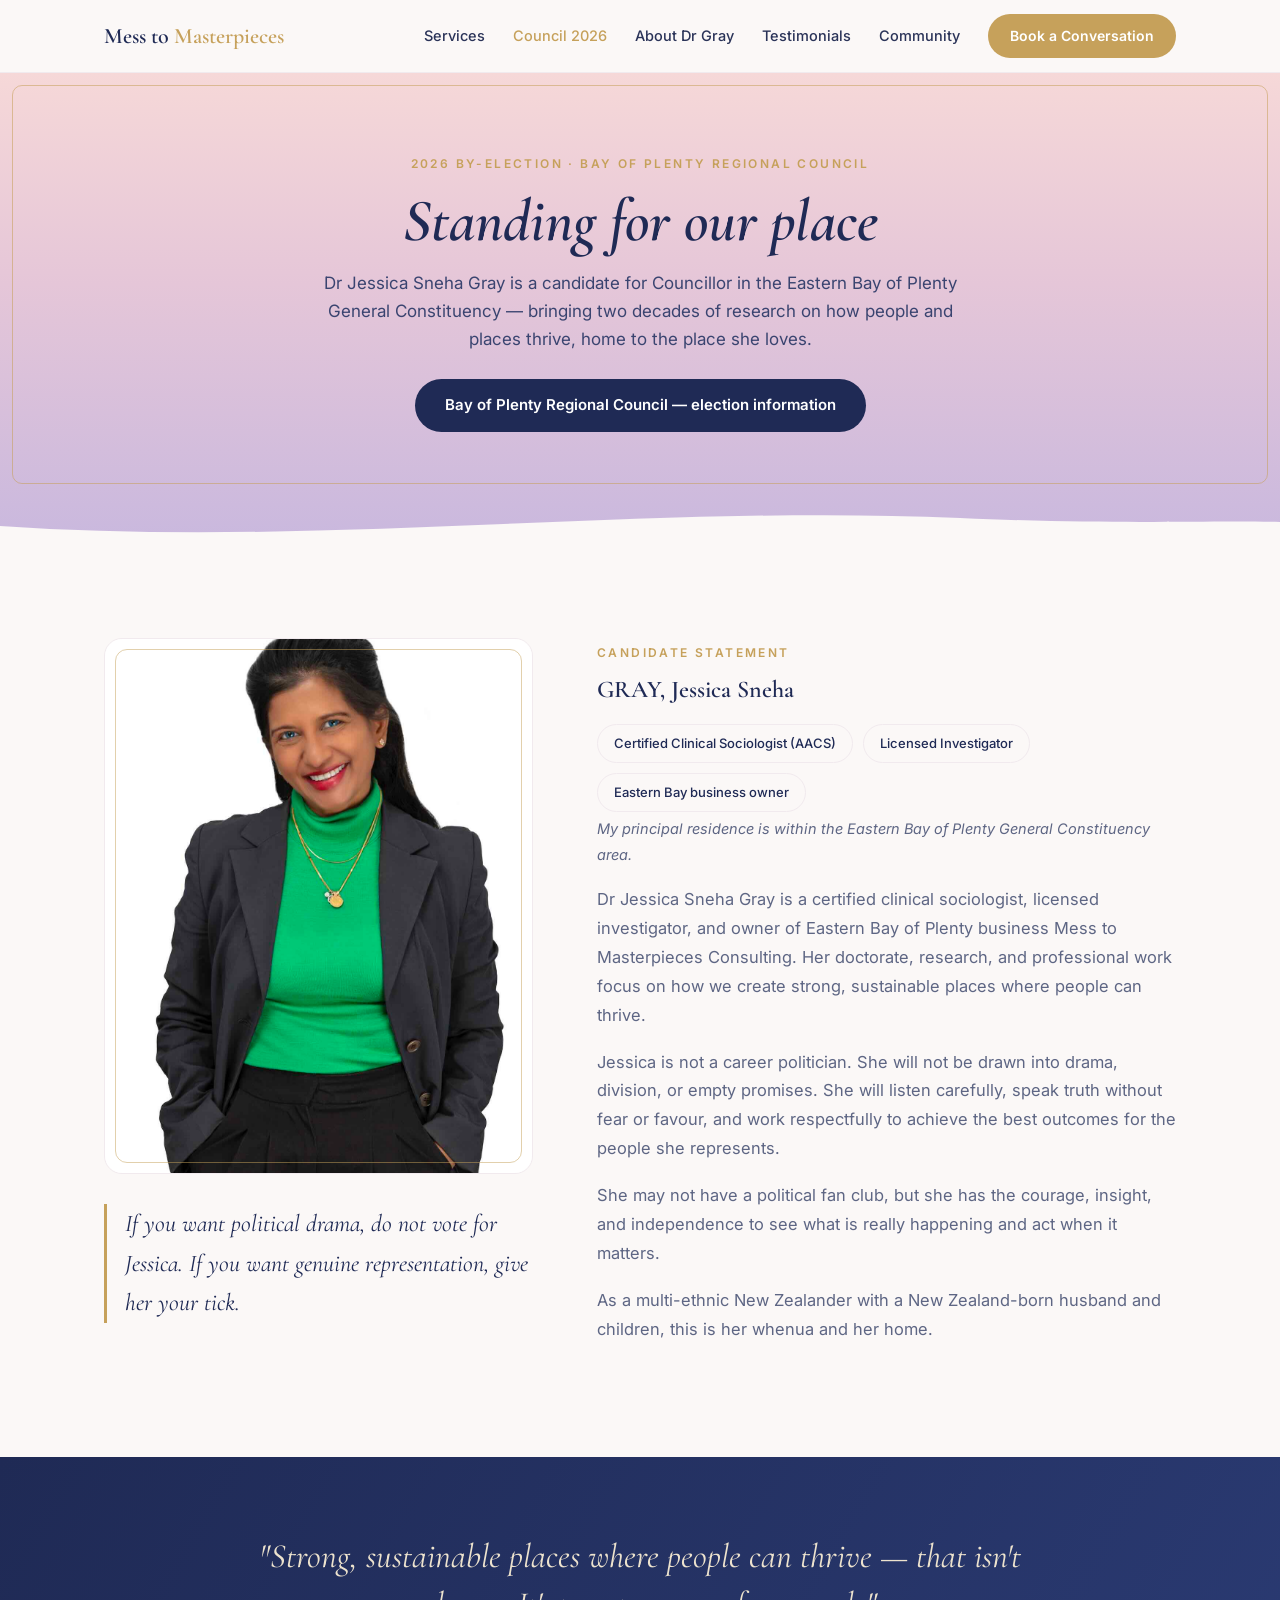
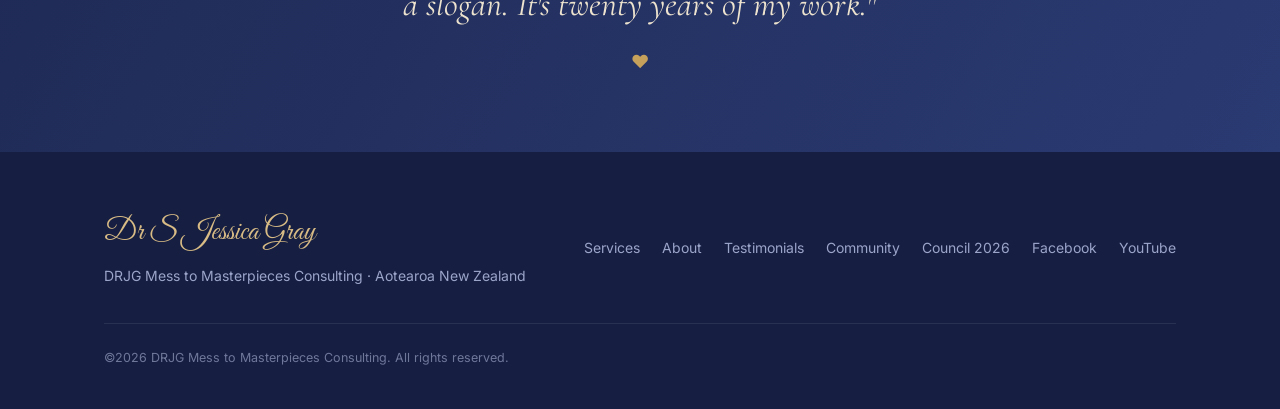
<file: council.html>
<!DOCTYPE html>
<html lang="en">
<head>
<meta charset="UTF-8">
<meta name="viewport" content="width=device-width, initial-scale=1">
<title>Standing for Council | Dr Jessica Sneha Gray</title>
<link rel="preconnect" href="https://fonts.googleapis.com">
<link href="https://fonts.googleapis.com/css2?family=Cormorant+Garamond:ital,wght@0,500;0,600;1,500;1,600&family=Great+Vibes&family=Inter:wght@400;500;600&display=swap" rel="stylesheet">
<link rel="stylesheet" href="styles.css">
<style>
.council-grid{display:grid;grid-template-columns:1fr 1.35fr;gap:64px;align-items:start}
@media(max-width:880px){.council-grid{grid-template-columns:1fr;gap:40px}}
.council-grid .prose p{font-size:16.5px;line-height:1.75;margin-bottom:18px}
.council-grid .prose p.residence{font-style:italic;color:var(--muted);font-size:14.5px}
.tick-line{font-family:'Cormorant Garamond',serif;font-style:italic;font-size:24px;color:var(--navy);border-left:3px solid var(--gold);padding-left:18px;margin:26px 0}
.auth-note{font-size:12.5px;color:var(--muted);border-top:1px solid var(--paper-deep);padding-top:16px;margin-top:34px}
.badge-row{display:flex;gap:10px;flex-wrap:wrap;margin:20px 0 4px}
</style>
</head>
<body>

<nav>
  <div class="wrap nav-inner">
    <a class="brand" href="index.html">Mess to <span>Masterpieces</span></a>
    <div class="nav-links">
      <a href="index.html#services">Services</a>
      <a href="council.html" class="active">Council 2026</a>
      <a href="about.html">About Dr Gray</a>
      <a href="testimonials.html">Testimonials</a>
      <a href="facebook.html">Community</a>
      <a href="contact.html" class="btn btn-gold">Book a Conversation</a>
    </div>
  </div>
</nav>

<header class="page-hero">
  <div class="gold-frame"></div>
  <div class="wrap">
    <span class="eyebrow">2026 By-election · Bay of Plenty Regional Council</span>
    <h1>Standing for our place</h1>
    <p>Dr Jessica Sneha Gray is a candidate for Councillor in the Eastern Bay of Plenty General Constituency — bringing two decades of research on how people and places thrive, home to the place she loves.</p>
    <p style="margin-top:26px"><a class="btn btn-navy" href="https://www.boprc.govt.nz" target="_blank" rel="noopener">Bay of Plenty Regional Council — election information</a></p>
  </div>
  <div class="pw"><svg viewBox="0 0 1440 44" preserveAspectRatio="none"><path d="M0,26 C360,48 720,4 1080,18 C1260,25 1360,20 1440,22 L1440,44 L0,44 Z" fill="#FBF8F7"/></svg></div>
</header>

<section>
  <div class="wrap council-grid">
    <div>
      <div class="portrait">
        <img alt="Dr Jessica Sneha Gray — candidate for Bay of Plenty Regional Council" src="jessica-studio.jpg">
      </div>
      <div class="tick-line" style="margin-top:30px">If you want political drama, do not vote for Jessica. If you want genuine representation, give her your tick.</div>
    </div>
    <div>
      <span class="eyebrow">Candidate statement</span>
      <h2>GRAY, Jessica Sneha</h2>
      <div class="badge-row">
        <span class="chip">Certified Clinical Sociologist (AACS)</span>
        <span class="chip">Licensed Investigator</span>
        <span class="chip">Eastern Bay business owner</span>
      </div>
      <div class="prose">
        <p class="residence">My principal residence is within the Eastern Bay of Plenty General Constituency area.</p>
        <p>Dr Jessica Sneha Gray is a certified clinical sociologist, licensed investigator, and owner of Eastern Bay of Plenty business Mess to Masterpieces Consulting. Her doctorate, research, and professional work focus on how we create strong, sustainable places where people can thrive.</p>
        <p>Jessica is not a career politician. She will not be drawn into drama, division, or empty promises. She will listen carefully, speak truth without fear or favour, and work respectfully to achieve the best outcomes for the people she represents.</p>
        <p>She may not have a political fan club, but she has the courage, insight, and independence to see what is really happening and act when it matters.</p>
        <p>As a multi-ethnic New Zealander with a New Zealand-born husband and children, this is her whenua and her home.</p>
      </div>
    </div>
  </div>
</section>

<div class="quote-band">
  <div class="wrap">
    <blockquote>"Strong, sustainable places where people can thrive — that isn't a slogan. It's twenty years of my work."</blockquote>
    <span class="heart">♥</span>
  </div>
</div>

<footer>
  <div class="wrap">
    <div class="f-grid">
      <div>
        <div class="f-script">Dr S Jessica Gray</div>
        <div style="margin-top:6px">DRJG Mess to Masterpieces Consulting · Aotearoa New Zealand</div>
      </div>
      <div class="f-links">
        <a href="index.html#services">Services</a>
        <a href="about.html">About</a>
        <a href="testimonials.html">Testimonials</a>
        <a href="facebook.html">Community</a>
        <a href="council.html">Council 2026</a>
        <a href="https://www.facebook.com/Messtomasterpiecesconsulting">Facebook</a>
        <a href="https://www.youtube.com/@drjessicagray">YouTube</a>
      </div>
    </div>
    <div class="f-bottom">©2026 DRJG Mess to Masterpieces Consulting. All rights reserved.</div>
  </div>
</footer>

</body>
</html>
</file>
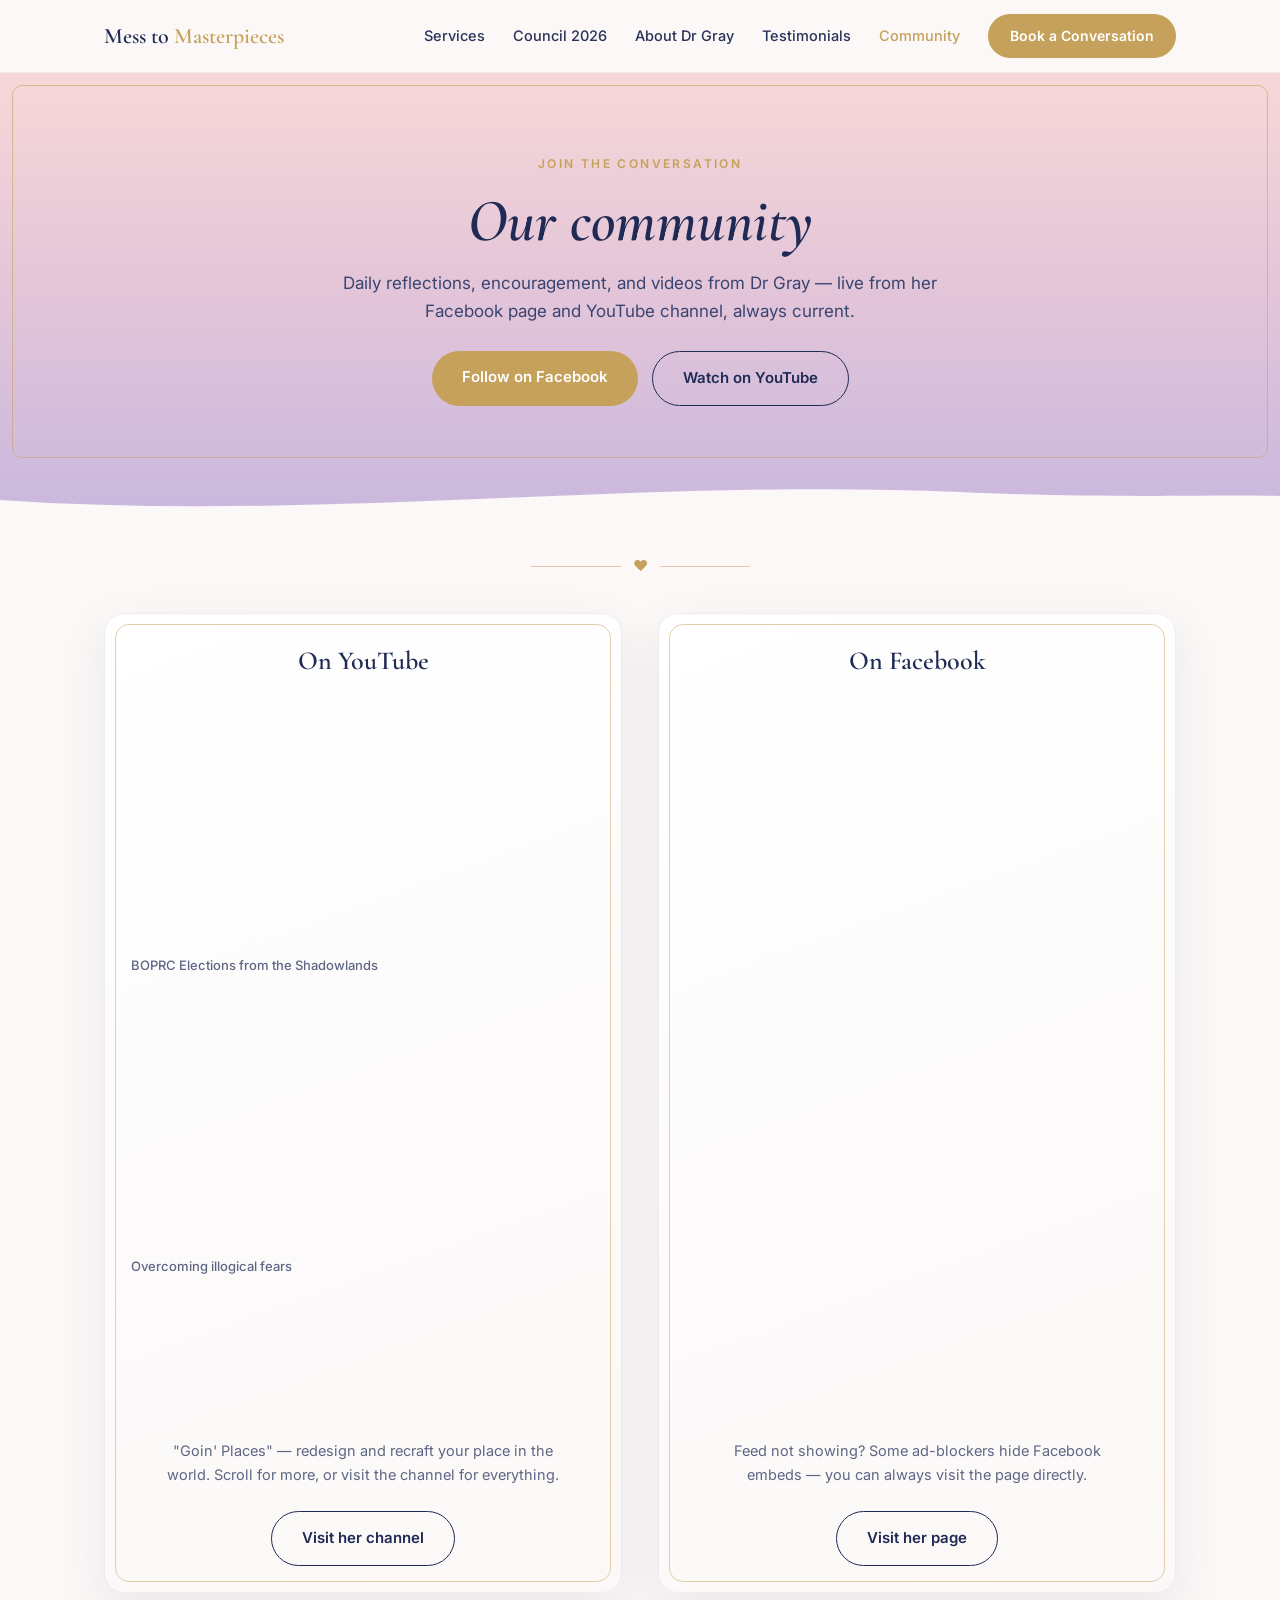
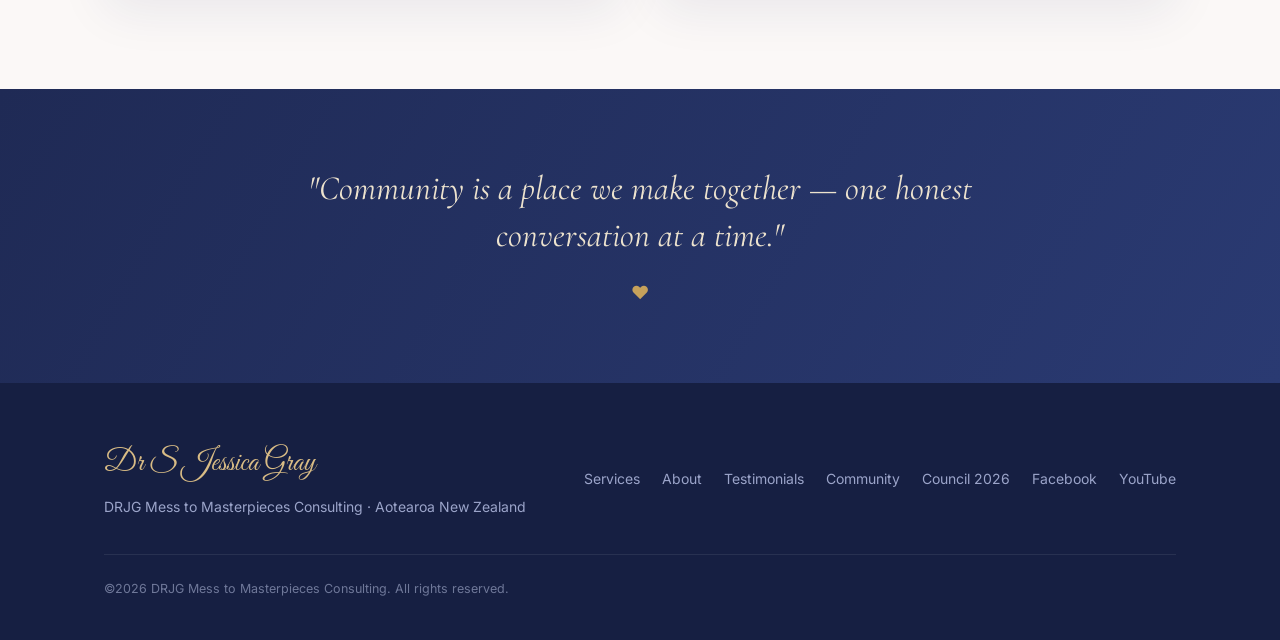
<file: facebook.html>
<!DOCTYPE html>
<html lang="en">
<head>
<meta charset="UTF-8">
<meta name="viewport" content="width=device-width, initial-scale=1">
<title>Community | Mess to Masterpieces Consulting</title>
<link rel="preconnect" href="https://fonts.googleapis.com">
<link href="https://fonts.googleapis.com/css2?family=Cormorant+Garamond:ital,wght@0,500;0,600;1,500;1,600&family=Great+Vibes&family=Inter:wght@400;500;600&display=swap" rel="stylesheet">
<link rel="stylesheet" href="styles.css">
<style>
.hero-ctas-center{display:flex;gap:14px;justify-content:center;flex-wrap:wrap;margin-top:26px}
/* tighter gap between hero and the heart rule, matching the rule-to-card spacing below */
section{padding:38px 0 96px}
.duo{display:grid;grid-template-columns:1fr 1fr;gap:36px;align-items:stretch}
.duo .social-card:first-child{order:2}
@media(max-width:980px){.duo{grid-template-columns:1fr}}
.social-card{background:linear-gradient(160deg,#fff 0%,var(--paper) 100%);border:1px solid var(--paper-deep);border-radius:20px;padding:26px;position:relative;box-shadow:0 18px 50px rgba(31,42,85,.08);display:flex;flex-direction:column;height:980px}
.social-card::after{content:"";position:absolute;inset:10px;border:1px solid rgba(198,161,91,.5);border-radius:14px;pointer-events:none}
.social-card h2{font-family:'Cormorant Garamond',serif;font-size:26px;color:var(--navy);text-align:center;margin:6px 0 18px}
.social-card iframe{border:none;overflow:hidden;display:block;border-radius:10px;position:relative;z-index:2}
.fb-holder{flex:1;min-height:0;overflow-y:auto;padding-right:8px;position:relative;z-index:2;scrollbar-width:thin;scrollbar-color:#C6A15B #F1EAEE;display:flex;justify-content:center;align-items:flex-start}
.fb-holder iframe{max-width:100%}
.yt-player{width:100%;aspect-ratio:16/9;position:relative;z-index:2}
.yt-blurb{font-size:14.5px;color:var(--muted);text-align:center;margin:18px auto 6px;max-width:420px;line-height:1.7;min-height:50px}
.yt-cta{text-align:center;margin-top:16px;position:relative;z-index:2}
.yt-scroll{flex:1;min-height:0;height:auto;overflow-y:auto;padding-right:8px;position:relative;z-index:2;scrollbar-width:thin;scrollbar-color:#C6A15B #F1EAEE}
.yt-item{margin-bottom:18px}
.yt-item iframe{width:100%;aspect-ratio:16/9;border-radius:8px}
.yt-item p{font-size:13px;color:var(--muted);margin-top:7px;line-height:1.45;font-weight:500}
.fb-rule{display:flex;align-items:center;gap:12px;margin:0 auto 34px;width:fit-content}
.fb-rule::before,.fb-rule::after{content:"";height:1px;width:90px;background:rgba(198,161,91,.5)}
.fb-rule .heart{color:var(--gold);font-size:15px}
.fb-note{font-size:12.5px;color:var(--muted);margin-top:16px;text-align:center;max-width:520px}
</style>
</head>
<body>


<nav>
  <div class="wrap nav-inner">
    <a class="brand" href="index.html">Mess to <span>Masterpieces</span></a>
    <div class="nav-links">
      <a href="index.html#services">Services</a>
      <a href="council.html">Council 2026</a>
      <a href="about.html">About Dr Gray</a>
      <a href="testimonials.html">Testimonials</a>
      <a href="facebook.html" class="active">Community</a>
      <a href="contact.html" class="btn btn-gold">Book a Conversation</a>
    </div>
  </div>
</nav>

<header class="page-hero">
  <div class="gold-frame"></div>
  <div class="wrap">
    <span class="eyebrow">Join the conversation</span>
    <h1>Our community</h1>
    <p>Daily reflections, encouragement, and videos from Dr Gray — live from her Facebook page and YouTube channel, always current.</p>
    <div class="hero-ctas-center">
      <a class="btn btn-gold" href="https://www.facebook.com/Messtomasterpiecesconsulting" target="_blank" rel="noopener">Follow on Facebook</a>
      <a class="btn btn-ghost" href="https://www.youtube.com/@drjessicagray" target="_blank" rel="noopener">Watch on YouTube</a>
    </div>
  </div>
  <div class="pw"><svg viewBox="0 0 1440 44" preserveAspectRatio="none"><path d="M0,26 C360,48 720,4 1080,18 C1260,25 1360,20 1440,22 L1440,44 L0,44 Z" fill="#FBF8F7"/></svg></div>
</header>

<section>
  <div class="wrap">
    <div class="fb-rule"><span class="heart">♥</span></div>
    <div class="duo">
      <div class="social-card">
        <h2>On Facebook</h2>
        <div class="fb-holder">
          <iframe
            src="https://www.facebook.com/plugins/page.php?href=https%3A%2F%2Fwww.facebook.com%2FMesstomasterpiecesconsulting&tabs=timeline&width=500&height=1600&small_header=true&adapt_container_width=true&hide_cover=false&show_facepile=false"
            width="500" height="1600" allow="encrypted-media"
            title="Mess to Masterpieces Consulting on Facebook"></iframe>
        </div>
        <p class="yt-blurb">Feed not showing? Some ad-blockers hide Facebook embeds — you can always visit the page directly.</p>
        <p class="yt-cta"><a class="btn btn-ghost" href="https://www.facebook.com/Messtomasterpiecesconsulting" target="_blank" rel="noopener">Visit her page</a></p>
      </div>
      <div class="social-card">
        <h2>On YouTube</h2>
        <div class="yt-scroll">
          <div class="yt-item">
            <iframe src="https://www.youtube-nocookie.com/embed/qR_1sF3tKjE" title="BOPRC Elections from the Shadowlands" loading="lazy" allow="encrypted-media; picture-in-picture" allowfullscreen></iframe>
            <p>BOPRC Elections from the Shadowlands</p>
          </div>
          <div class="yt-item">
            <iframe src="https://www.youtube-nocookie.com/embed/8TcvGszuQz0" title="Overcoming illogical fears" loading="lazy" allow="encrypted-media; picture-in-picture" allowfullscreen></iframe>
            <p>Overcoming illogical fears</p>
          </div>
          <div class="yt-item">
            <iframe src="https://www.youtube-nocookie.com/embed/1FIhWJkwW0o" title="St Pats Blessings" loading="lazy" allow="encrypted-media; picture-in-picture" allowfullscreen></iframe>
            <p>St Pats Blessings</p>
          </div>
          <div class="yt-item">
            <iframe src="https://www.youtube-nocookie.com/embed/K8gIXVEb_2Q" title="DrsABCD for mental health" loading="lazy" allow="encrypted-media; picture-in-picture" allowfullscreen></iframe>
            <p>DrsABCD for mental health</p>
          </div>
          <div class="yt-item">
            <iframe src="https://www.youtube-nocookie.com/embed/3564In1vQb0" title="Human Flourishing — you can succeed and flourish" loading="lazy" allow="encrypted-media; picture-in-picture" allowfullscreen></iframe>
            <p>Human Flourishing — you can succeed and flourish</p>
          </div>
          <div class="yt-item">
            <iframe src="https://www.youtube-nocookie.com/embed/0eXv0WbJVJQ" title="Invest in evidence based healing" loading="lazy" allow="encrypted-media; picture-in-picture" allowfullscreen></iframe>
            <p>Invest in evidence based healing</p>
          </div>
          <div class="yt-item">
            <iframe src="https://www.youtube-nocookie.com/embed/cfAkZ8Ag5Mw" title="Don't be duped by false healing — invest in evidence-based healing" loading="lazy" allow="encrypted-media; picture-in-picture" allowfullscreen></iframe>
            <p>Don't be duped by false healing — invest in evidence-based healing</p>
          </div>
          <div class="yt-item">
            <iframe src="https://www.youtube-nocookie.com/embed/v_UO2xwAyp0" title="Critical thinking: sifting the information goldmine from the garbage" loading="lazy" allow="encrypted-media; picture-in-picture" allowfullscreen></iframe>
            <p>Critical thinking: sifting the information goldmine from the garbage</p>
          </div>
          <div class="yt-item">
            <iframe src="https://www.youtube-nocookie.com/embed/HR0KJTQdP4s" title="Why you must get a person's name right" loading="lazy" allow="encrypted-media; picture-in-picture" allowfullscreen></iframe>
            <p>Why you must get a person's name right</p>
          </div>
          <div class="yt-item">
            <iframe src="https://www.youtube-nocookie.com/embed/d9XxnognnHo" title="Look back to look forward" loading="lazy" allow="encrypted-media; picture-in-picture" allowfullscreen></iframe>
            <p>Look back to look forward</p>
          </div>
        </div>
        <p class="yt-blurb">"Goin' Places" — redesign and recraft your place in the world. Scroll for more, or visit the channel for everything.</p>
        <p class="yt-cta"><a class="btn btn-ghost" href="https://www.youtube.com/@drjessicagray" target="_blank" rel="noopener">Visit her channel</a></p>
      </div>
    </div>
  </div>
</section>

<div class="quote-band">
  <div class="wrap">
    <blockquote>"Community is a place we make together — one honest conversation at a time."</blockquote>
    <span class="heart">♥</span>
  </div>
</div>

<footer>
  <div class="wrap">
    <div class="f-grid">
      <div>
        <div class="f-script">Dr S Jessica Gray</div>
        <div style="margin-top:6px">DRJG Mess to Masterpieces Consulting · Aotearoa New Zealand</div>
      </div>
      <div class="f-links">
        <a href="index.html#services">Services</a>
        <a href="about.html">About</a>
        <a href="testimonials.html">Testimonials</a>
        <a href="facebook.html">Community</a>
        <a href="council.html">Council 2026</a>
        <a href="https://www.facebook.com/Messtomasterpiecesconsulting">Facebook</a>
        <a href="https://www.youtube.com/@drjessicagray">YouTube</a>
      </div>
    </div>
    <div class="f-bottom">©2026 DRJG Mess to Masterpieces Consulting. All rights reserved.</div>
  </div>
</footer>

</body>
</html>
</file>
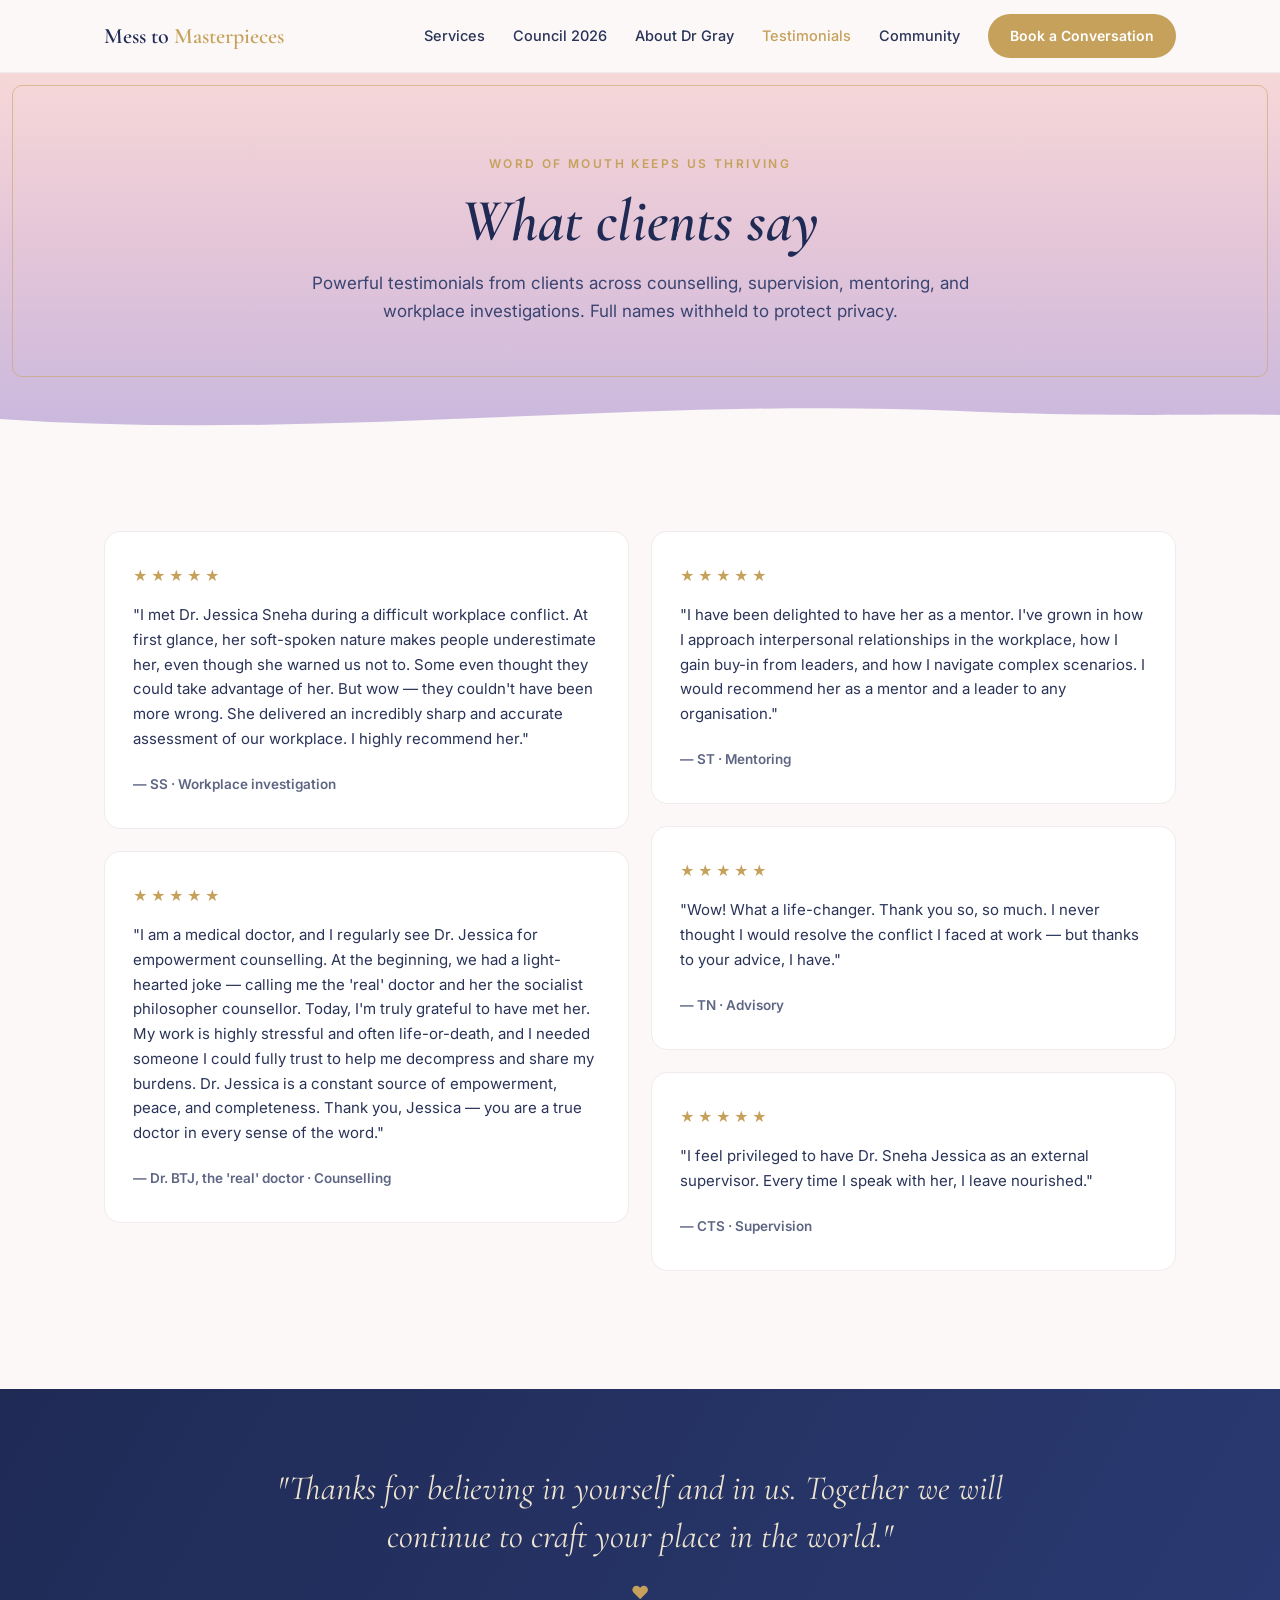
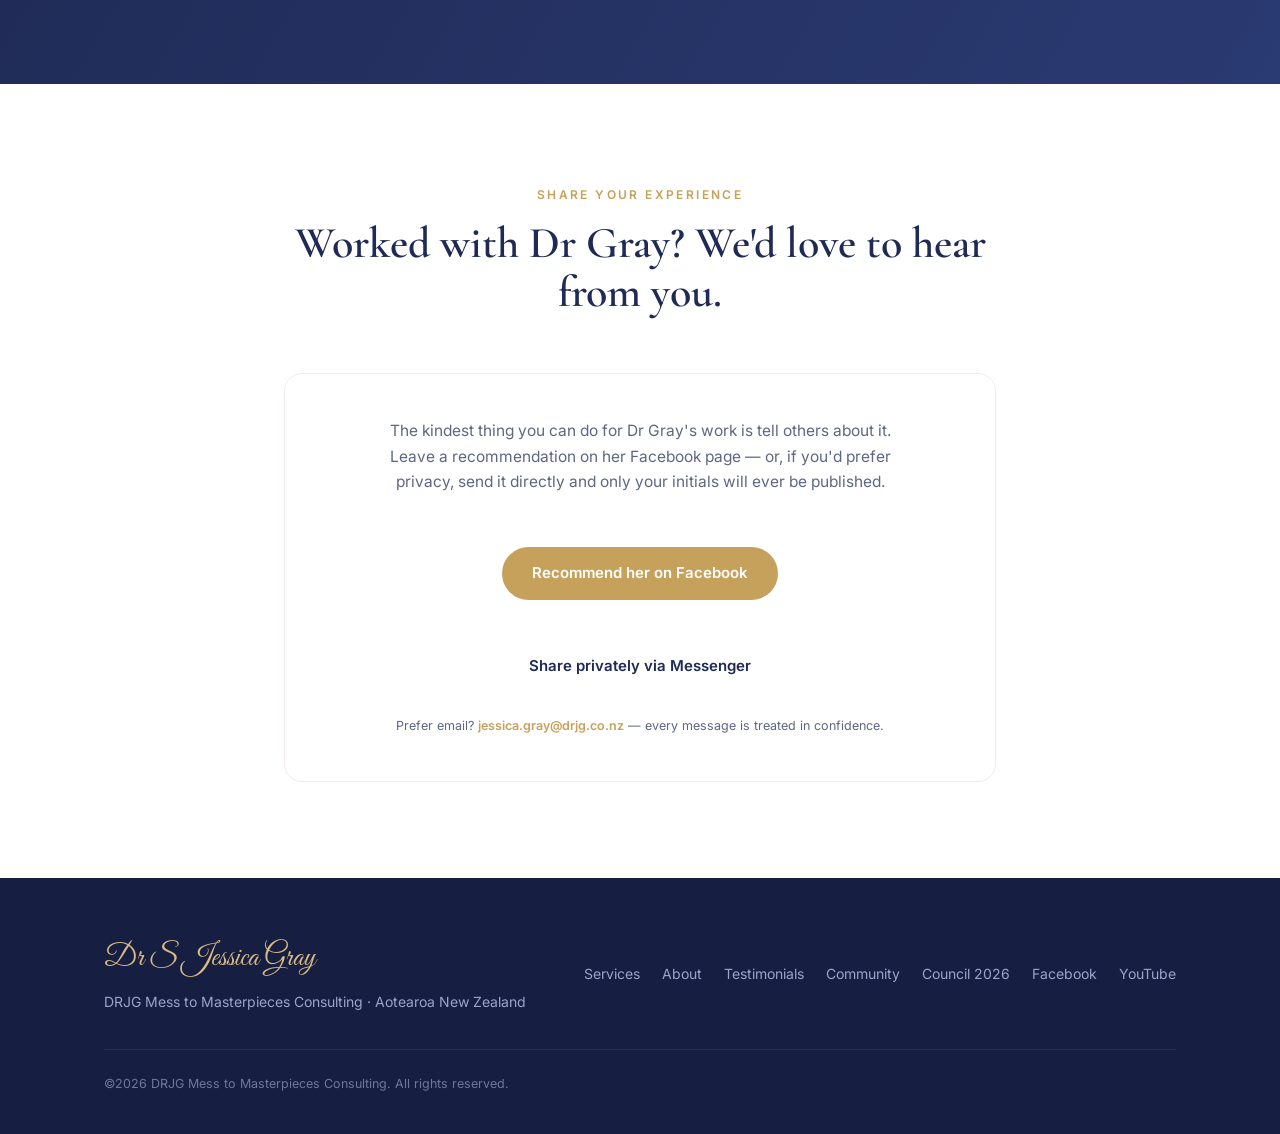
<file: testimonials.html>
<!DOCTYPE html>
<html lang="en">
<head>
<meta charset="UTF-8">
<meta name="viewport" content="width=device-width, initial-scale=1">
<title>Testimonials | Mess to Masterpieces Consulting</title>
<link rel="preconnect" href="https://fonts.googleapis.com">
<link href="https://fonts.googleapis.com/css2?family=Cormorant+Garamond:ital,wght@0,500;0,600;1,500;1,600&family=Great+Vibes&family=Inter:wght@400;500;600&display=swap" rel="stylesheet">
<link rel="stylesheet" href="styles.css">
</head>
<body>


<nav>
  <div class="wrap nav-inner">
    <a class="brand" href="index.html">Mess to <span>Masterpieces</span></a>
    <div class="nav-links">
      <a href="index.html#services">Services</a>
      <a href="council.html">Council 2026</a>
      <a href="about.html">About Dr Gray</a>
      <a href="testimonials.html" class="active">Testimonials</a>
      <a href="facebook.html">Community</a>
      <a href="contact.html" class="btn btn-gold">Book a Conversation</a>
    </div>
  </div>
</nav>

<header class="page-hero">
  <div class="gold-frame"></div>
  <div class="wrap">
    <span class="eyebrow">Word of mouth keeps us thriving</span>
    <h1>What clients say</h1>
    <p>Powerful testimonials from clients across counselling, supervision, mentoring, and workplace investigations. Full names withheld to protect privacy.</p>
  </div>
  <div class="pw"><svg viewBox="0 0 1440 44" preserveAspectRatio="none"><path d="M0,26 C360,48 720,4 1080,18 C1260,25 1360,20 1440,22 L1440,44 L0,44 Z" fill="#FBF8F7"/></svg></div>
</header>

<section>
  <div class="wrap">
    <div class="t-masonry">
      <div class="t-card">
        <div class="stars">★★★★★</div>
        <p>"I met Dr. Jessica Sneha during a difficult workplace conflict. At first glance, her soft-spoken nature makes people underestimate her, even though she warned us not to. Some even thought they could take advantage of her. But wow — they couldn't have been more wrong. She delivered an incredibly sharp and accurate assessment of our workplace. I highly recommend her."</p>
        <cite>— SS · Workplace investigation</cite>
      </div>
      <div class="t-card">
        <div class="stars">★★★★★</div>
        <p>"I am a medical doctor, and I regularly see Dr. Jessica for empowerment counselling. At the beginning, we had a light-hearted joke — calling me the 'real' doctor and her the socialist philosopher counsellor. Today, I'm truly grateful to have met her. My work is highly stressful and often life-or-death, and I needed someone I could fully trust to help me decompress and share my burdens. Dr. Jessica is a constant source of empowerment, peace, and completeness. Thank you, Jessica — you are a true doctor in every sense of the word."</p>
        <cite>— Dr. BTJ, the 'real' doctor · Counselling</cite>
      </div>
      <div class="t-card">
        <div class="stars">★★★★★</div>
        <p>"I have been delighted to have her as a mentor. I've grown in how I approach interpersonal relationships in the workplace, how I gain buy-in from leaders, and how I navigate complex scenarios. I would recommend her as a mentor and a leader to any organisation."</p>
        <cite>— ST · Mentoring</cite>
      </div>
      <div class="t-card">
        <div class="stars">★★★★★</div>
        <p>"Wow! What a life-changer. Thank you so, so much. I never thought I would resolve the conflict I faced at work — but thanks to your advice, I have."</p>
        <cite>— TN · Advisory</cite>
      </div>
      <div class="t-card">
        <div class="stars">★★★★★</div>
        <p>"I feel privileged to have Dr. Sneha Jessica as an external supervisor. Every time I speak with her, I leave nourished."</p>
        <cite>— CTS · Supervision</cite>
      </div>
    </div>
  </div>
</section>

<div class="quote-band">
  <div class="wrap">
    <blockquote>"Thanks for believing in yourself and in us. Together we will continue to craft your place in the world."</blockquote>
    <span class="heart">♥</span>
  </div>
</div>

<section class="alt">
  <div class="wrap" style="max-width:760px">
    <div class="sec-head" style="text-align:center;max-width:none">
      <span class="eyebrow">Share your experience</span>
      <h2>Worked with Dr Gray? We'd love to hear from you.</h2>
    </div>
    <div class="form-panel" style="text-align:center;padding:44px 40px">
      <div style="display:flex;flex-direction:column;align-items:center;gap:6px">
        <p style="color:var(--muted);font-size:15.5px;max-width:520px;margin-bottom:22px">The kindest thing you can do for Dr Gray's work is tell others about it. Leave a recommendation on her Facebook page — or, if you'd prefer privacy, send it directly and only your initials will ever be published.</p>
        <p style="margin-bottom:10px"><a class="btn btn-gold" href="https://www.facebook.com/Messtomasterpiecesconsulting/reviews" target="_blank" rel="noopener">Recommend her on Facebook</a></p>
        <p><a class="btn btn-ghost" href="https://m.me/Messtomasterpiecesconsulting" target="_blank" rel="noopener">Share privately via Messenger</a></p>
        <p class="form-note" style="margin-top:18px">Prefer email? <a href="mailto:jessica.gray@drjg.co.nz" style="color:var(--gold);font-weight:600">jessica.gray@drjg.co.nz</a> — every message is treated in confidence.</p>
      </div>
    </div>
  </div>
</section>

<footer>
  <div class="wrap">
    <div class="f-grid">
      <div>
        <div class="f-script">Dr S Jessica Gray</div>
        <div style="margin-top:6px">DRJG Mess to Masterpieces Consulting · Aotearoa New Zealand</div>
      </div>
      <div class="f-links">
        <a href="index.html#services">Services</a>
        <a href="about.html">About</a>
        <a href="testimonials.html">Testimonials</a>
        <a href="facebook.html">Community</a>
        <a href="council.html">Council 2026</a>
        <a href="https://www.facebook.com/Messtomasterpiecesconsulting">Facebook</a>
        <a href="https://www.youtube.com/@drjessicagray">YouTube</a>
      </div>
    </div>
    <div class="f-bottom">©2026 DRJG Mess to Masterpieces Consulting. All rights reserved.</div>
  </div>
</footer>

</body>
</html>
</file>
<file: styles.css>
:root{
  --navy:#1F2A55;
  --navy-deep:#161F42;
  --gold:#C6A15B;
  --gold-soft:#D9BC85;
  --blush:#F4D8DC;
  --lav:#C9B8DE;
  --sky-blue:#9FAECF;
  --paper:#FBF8F7;
  --paper-deep:#F1EAEE;
  --ink:#2A3358;
  --muted:#5E6684;
}
*{margin:0;padding:0;box-sizing:border-box}
html{scroll-behavior:smooth}
body{font-family:'Inter',sans-serif;color:var(--ink);background:var(--paper);line-height:1.65}
h1,h2,h3,.serif{font-family:'Cormorant Garamond',serif;font-weight:600;line-height:1.12;color:var(--navy)}
a{color:inherit;text-decoration:none}
.wrap{max-width:1120px;margin:0 auto;padding:0 24px}
.eyebrow{display:inline-block;font-size:12px;letter-spacing:.2em;text-transform:uppercase;color:var(--gold);font-weight:600;margin-bottom:14px}
.btn{display:inline-block;padding:14px 30px;border-radius:999px;font-weight:600;font-size:15px;transition:all .2s}
.btn-gold{background:var(--gold);color:#fff}
.btn-gold:hover{background:#b28c47}
.btn-navy{background:var(--navy);color:#fff}
.btn-navy:hover{background:var(--navy-deep)}
.btn-ghost{border:1.5px solid var(--navy);color:var(--navy)}
.btn-ghost:hover{background:var(--navy);color:#fff}

.mockup-note{background:var(--navy-deep);color:#c3cae6;text-align:center;font-size:12.5px;padding:8px 16px;letter-spacing:.04em}
.mockup-note strong{color:#fff}

/* nav */
nav{position:sticky;top:0;background:rgba(251,248,247,.93);backdrop-filter:blur(8px);border-bottom:1px solid var(--paper-deep);z-index:50}
.nav-inner{display:flex;align-items:center;justify-content:space-between;height:72px}
.brand{font-family:'Cormorant Garamond',serif;font-size:22px;font-weight:600;color:var(--navy)}
.brand span{color:var(--gold)}
.nav-links{display:flex;gap:28px;align-items:center;font-size:14.5px;font-weight:500}
.nav-links a:not(.btn):hover{color:var(--gold)}
.nav-links a.active:not(.btn){color:var(--gold)}
.nav-links .btn{padding:10px 22px;font-size:14px}
@media(max-width:860px){.nav-links a:not(.btn){display:none}}

/* ===== HOME HERO ===== */
.hero{position:relative;width:100%;overflow:hidden;
  background:linear-gradient(180deg,#F6D8D8 0%,#EEC9D4 26%,#D7BFDD 52%,#B3B2D6 74%,#9AA9CC 100%)}
.hero-photo{position:absolute;right:0;top:0;height:100%;width:auto;max-width:62vw;object-fit:cover;object-position:center top;
  -webkit-mask-image:linear-gradient(to right,transparent 0,#000 18%);mask-image:linear-gradient(to right,transparent 0,#000 18%)}
.gold-frame{position:absolute;inset:16px;border:1px solid rgba(198,161,91,.55);border-radius:10px;pointer-events:none;z-index:3}
/* mountains & bay from her cover — anchored bottom-left, fading into the sky */
.hero-scape{position:absolute;left:0;bottom:0;width:min(54vw,800px);height:58%;object-fit:cover;object-position:left bottom;z-index:1;
  -webkit-mask-image:radial-gradient(125% 105% at 0% 100%,#000 52%,transparent 80%);
  mask-image:radial-gradient(125% 105% at 0% 100%,#000 52%,transparent 80%)}
.hero h1,.hero p.lede{text-shadow:0 1px 26px rgba(246,216,216,.9),0 0 8px rgba(246,216,216,.55)}
@media(max-width:760px){.hero-scape{display:none}}
.hero-inner{position:relative;z-index:2;padding:100px 0 290px;max-width:600px}
.hero h1{font-size:clamp(44px,6vw,78px);font-style:italic;color:var(--navy);margin-bottom:20px}
.hero h1 .line2{display:block;padding-left:.9em}
.hero p.lede{font-size:18.5px;color:#3A4470;max-width:520px;margin-bottom:34px}
.hero-ctas{display:flex;gap:16px;flex-wrap:wrap}
.hero-trust{margin-top:34px;font-size:13.5px;color:#4A5480;display:flex;gap:24px;flex-wrap:wrap}
.hero-trust b{color:var(--navy)}
@media(max-width:760px){
  .hero-photo{position:relative;width:100%;max-width:none;height:420px;display:block;object-fit:cover;object-position:center 15%;mask-image:none;-webkit-mask-image:none}
  .hero-inner{padding:48px 0 210px}
}

/* navy wave band */
.wave-band{position:absolute;bottom:0;left:0;right:0;z-index:4}
.wave-band svg{display:block;width:100%;height:64px}
.band-body{background:var(--navy);padding:18px 0 30px;margin-top:-2px}
.band-flex{display:flex;align-items:center;justify-content:space-between;gap:28px;flex-wrap:wrap}
.services-strip{display:flex;align-items:center;gap:18px;flex-wrap:wrap;color:var(--gold-soft);
  font-size:13.5px;letter-spacing:.22em;text-transform:uppercase;font-weight:500}
.services-strip .dot{color:var(--gold);font-size:11px}
.strip-rule{display:flex;align-items:center;gap:12px;margin-top:10px}
.strip-rule::before,.strip-rule::after{content:"";height:1px;width:90px;background:rgba(198,161,91,.5)}
.strip-rule .heart{color:var(--gold);font-size:15px}
.signature{text-align:right}
.signature .script{font-family:'Great Vibes',cursive;font-size:38px;color:var(--gold-soft);line-height:1}
.signature .site{font-size:12.5px;letter-spacing:.2em;color:#AEB6D8;margin-top:2px}
@media(max-width:760px){.signature{text-align:center;width:100%}.band-flex{justify-content:center}}

/* ===== INNER-PAGE HERO (compact) ===== */
.page-hero{position:relative;overflow:hidden;color:var(--navy);
  background:linear-gradient(180deg,#F6D8D8 0%,#E5C6D8 45%,#C9B8DE 100%);padding:76px 0 110px;text-align:center}
.page-hero h1{font-size:clamp(38px,5vw,60px);font-style:italic}
.page-hero p{max-width:660px;margin:14px auto 0;color:#3A4470;font-size:17px}
.page-hero .gold-frame{inset:12px 12px 58px}
.page-hero .pw{position:absolute;bottom:-2px;left:0;right:0}
.page-hero .pw svg{display:block;width:100%;height:44px}

section{padding:96px 0}
.sec-head{max-width:660px;margin-bottom:56px}
.sec-head h2{font-size:clamp(32px,3.8vw,44px);margin-bottom:14px}
.sec-head p{color:var(--muted);font-size:16.5px}

/* cards */
.grid-4{display:grid;grid-template-columns:repeat(auto-fit,minmax(240px,1fr));gap:22px}
.grid-3{display:grid;grid-template-columns:repeat(auto-fit,minmax(260px,1fr));gap:22px}
.grid-2{display:grid;grid-template-columns:repeat(auto-fit,minmax(320px,1fr));gap:22px}
.card{background:#fff;border:1px solid var(--paper-deep);border-top:3px solid var(--gold);border-radius:16px;padding:34px 28px;transition:transform .2s,box-shadow .2s}
.card:hover{transform:translateY(-4px);box-shadow:0 16px 40px rgba(31,42,85,.12)}
.card .icon{width:46px;height:46px;border-radius:50%;background:linear-gradient(140deg,var(--blush),var(--lav));display:flex;align-items:center;justify-content:center;font-size:20px;margin-bottom:20px}
.card h3{font-size:22px;margin-bottom:10px}
.card p{font-size:14.5px;color:var(--muted)}
.card a{display:inline-block;margin-top:16px;font-size:13.5px;font-weight:600;color:var(--gold)}
.card ul{list-style:none;margin-top:6px}
.card ul li{font-size:14.5px;color:var(--muted);padding:7px 0 7px 26px;position:relative;border-bottom:1px dashed var(--paper-deep)}
.card ul li:last-child{border-bottom:none}
.card ul li::before{content:"◆";color:var(--gold);position:absolute;left:2px;font-size:10px;top:11px}

/* about */
.alt{background:#fff}
.about-grid{display:grid;grid-template-columns:1fr 1.2fr;gap:64px;align-items:center}
@media(max-width:820px){.about-grid{grid-template-columns:1fr}}
.portrait{aspect-ratio:4/5;border-radius:18px;overflow:hidden;border:1px solid var(--paper-deep);position:relative;background:linear-gradient(150deg,var(--blush),var(--lav))}
.portrait img{width:100%;height:100%;object-fit:cover;display:block}
.portrait::after{content:"";position:absolute;inset:10px;border:1px solid rgba(198,161,91,.5);border-radius:12px;pointer-events:none}
.about-grid p, .prose p{color:var(--muted);margin-bottom:16px}
.prose{max-width:760px}
.chips{display:flex;flex-wrap:wrap;gap:10px;margin:24px 0 30px}
.chip{background:var(--paper);border:1px solid var(--paper-deep);border-radius:999px;padding:8px 16px;font-size:13px;font-weight:500;color:var(--navy)}

/* feature rows (Our Approach) */
.feature{display:flex;gap:18px;align-items:flex-start;background:#fff;border:1px solid var(--paper-deep);border-radius:14px;padding:22px 24px}
.feature .fi{flex:0 0 40px;height:40px;border-radius:50%;background:linear-gradient(140deg,var(--blush),var(--lav));display:flex;align-items:center;justify-content:center;font-size:17px}
.feature p{font-size:14.5px;color:var(--muted)}
.feature b{color:var(--navy)}

/* quote band */
.quote-band{background:linear-gradient(120deg,var(--navy),#2A3A72);color:#EDE3CE;text-align:center;padding:76px 0}
.quote-band blockquote{font-family:'Cormorant Garamond',serif;font-size:clamp(24px,3.2vw,34px);font-style:italic;max-width:780px;margin:0 auto;line-height:1.4}
.quote-band .heart{color:var(--gold);display:block;margin-top:18px;font-size:18px}

/* testimonials */
.t-grid{display:grid;grid-template-columns:repeat(auto-fit,minmax(280px,1fr));gap:22px}
.t-card{background:#fff;border:1px solid var(--paper-deep);border-radius:16px;padding:32px 28px;break-inside:avoid}
.t-card .stars{color:var(--gold);letter-spacing:3px;margin-bottom:16px;font-size:14px}
.t-card p{font-size:15px;margin-bottom:18px}
.t-card cite{font-style:normal;font-size:13.5px;font-weight:600;color:var(--muted)}
.t-masonry{columns:2 340px;column-gap:22px}
.t-masonry .t-card{margin-bottom:22px;display:inline-block;width:100%}

/* blog — featured post */
.featured{display:grid;grid-template-columns:1.15fr 1fr;border:1px solid var(--paper-deep);border-radius:20px;overflow:hidden;background:#fff;margin-bottom:56px}
@media(max-width:760px){.featured{grid-template-columns:1fr}}
.featured .f-img{min-height:320px;background-size:cover;background-position:center}
.featured .f-body{padding:44px 40px;display:flex;flex-direction:column;justify-content:center}
.featured .f-body h2{font-size:clamp(26px,3vw,36px);margin:10px 0 14px}
.featured .f-body p{color:var(--muted);font-size:15.5px;margin-bottom:22px}
.badge{display:inline-block;font-size:11px;letter-spacing:.16em;text-transform:uppercase;font-weight:600;color:#fff;background:var(--gold);border-radius:999px;padding:5px 12px;width:fit-content}

/* blog — filter bar */
.filter-bar{display:flex;gap:10px;flex-wrap:wrap;margin-bottom:36px}
.filter-btn{border:1.5px solid var(--paper-deep);background:#fff;color:var(--muted);border-radius:999px;padding:9px 20px;font-size:13.5px;font-weight:600;cursor:pointer;font-family:inherit;transition:all .15s}
.filter-btn:hover{border-color:var(--gold);color:var(--navy)}
.filter-btn.on{background:var(--navy);border-color:var(--navy);color:#fff}

/* blog — subscribe strip */
.subscribe{background:linear-gradient(120deg,var(--blush),var(--lav));border-radius:20px;padding:44px 48px;display:flex;align-items:center;justify-content:space-between;gap:28px;flex-wrap:wrap;margin-top:64px}
.subscribe h3{font-size:26px}
.subscribe p{color:#4A5480;font-size:14.5px}
.subscribe form{display:flex;gap:10px;flex-wrap:wrap}
.subscribe input{border:1px solid rgba(31,42,85,.2);border-radius:999px;padding:13px 20px;font-family:inherit;font-size:14px;min-width:260px;background:#fff}
.subscribe .btn{border:none;cursor:pointer}

/* blog */
.b-grid{display:grid;grid-template-columns:repeat(auto-fit,minmax(280px,1fr));gap:22px}
.b-card{border:1px solid var(--paper-deep);border-radius:16px;overflow:hidden;background:#fff}
.b-thumb{height:180px;overflow:hidden;position:relative;background:linear-gradient(140deg,var(--lav),var(--navy))}
.b-thumb img{width:100%;height:100%;object-fit:cover;display:block}
.b-thumb span{position:absolute;left:14px;bottom:12px;font-size:11px;letter-spacing:.14em;text-transform:uppercase;color:#fff;font-weight:600;background:rgba(31,42,85,.82);padding:4px 10px;border-radius:999px}
.b-thumb .noimg{position:absolute;inset:0;display:flex;align-items:center;justify-content:center;color:#EDE3CE;font-family:'Cormorant Garamond',serif;font-style:italic;font-size:20px;padding:20px;text-align:center}
.b-card .b-body{padding:22px 24px 26px}
.b-card h3{font-size:19px;margin-bottom:8px}
.b-card .date{font-size:12.5px;color:var(--muted);margin-bottom:8px}
.b-card p.ex{font-size:14px;color:var(--muted);margin-bottom:10px}
.b-card a{font-size:13.5px;font-weight:600;color:var(--gold)}

/* forms */
.form-panel{background:#fff;border:1px solid var(--paper-deep);border-radius:18px;padding:38px}
.form-grid{display:grid;grid-template-columns:1fr 1fr;gap:0 22px}
@media(max-width:640px){.form-grid{grid-template-columns:1fr}}
.form-panel label{font-size:12.5px;font-weight:600;display:block;margin:16px 0 6px;color:var(--muted)}
.form-panel input,.form-panel textarea,.form-panel select{width:100%;border:1px solid var(--paper-deep);border-radius:10px;padding:12px 14px;font-family:inherit;font-size:14px;background:var(--paper)}
.form-panel .full{grid-column:1/-1}
.form-panel .btn{margin-top:24px;border:none;cursor:pointer}
.form-note{font-size:12.5px;color:var(--muted);margin-top:14px}

/* contact */
.contact-band{background:linear-gradient(135deg,var(--navy) 0%,#2A3A72 60%,#4A4E8E 100%);color:#EFE9F4;border-radius:24px;padding:70px 56px;display:grid;grid-template-columns:1.2fr 1fr;gap:48px;align-items:center;position:relative;overflow:hidden}
.contact-band::after{content:"";position:absolute;right:-120px;bottom:-120px;width:420px;height:420px;border-radius:50%;background:radial-gradient(circle,rgba(198,161,91,.25),transparent 65%)}
@media(max-width:820px){.contact-band{grid-template-columns:1fr;padding:48px 32px}}
.contact-band h2{color:#fff;font-size:clamp(30px,3.6vw,42px);margin-bottom:16px}
.contact-band p{color:#C9CFEA;margin-bottom:8px}
.mini-form{background:#fff;border-radius:16px;padding:30px;color:var(--ink);position:relative;z-index:2}
.mini-form label{font-size:12.5px;font-weight:600;display:block;margin:14px 0 6px;color:var(--muted)}
.mini-form input,.mini-form textarea{width:100%;border:1px solid var(--paper-deep);border-radius:10px;padding:11px 14px;font-family:inherit;font-size:14px;background:var(--paper)}
.mini-form .btn{width:100%;margin-top:20px;text-align:center;border:none;cursor:pointer}

/* contact info tiles */
.info-tile{background:#fff;border:1px solid var(--paper-deep);border-radius:16px;padding:28px;text-align:center}
.info-tile .icon{width:46px;height:46px;margin:0 auto 14px;border-radius:50%;background:linear-gradient(140deg,var(--blush),var(--lav));display:flex;align-items:center;justify-content:center;font-size:19px}
.info-tile h3{font-size:19px;margin-bottom:6px}
.info-tile p{font-size:14px;color:var(--muted)}
.info-tile a{color:var(--gold);font-weight:600}

footer{background:var(--navy-deep);color:#9BA4C9;padding:56px 0 40px;font-size:14px}
.f-grid{display:flex;justify-content:space-between;gap:32px;flex-wrap:wrap;margin-bottom:36px;align-items:center}
footer .brand{color:#fff}
footer a:hover{color:var(--gold-soft)}
.f-links{display:flex;gap:22px;flex-wrap:wrap}
.f-script{font-family:'Great Vibes',cursive;font-size:30px;color:var(--gold-soft)}
.f-bottom{border-top:1px solid rgba(255,255,255,.08);padding-top:24px;font-size:12.5px;color:#6F7899}
</file>
